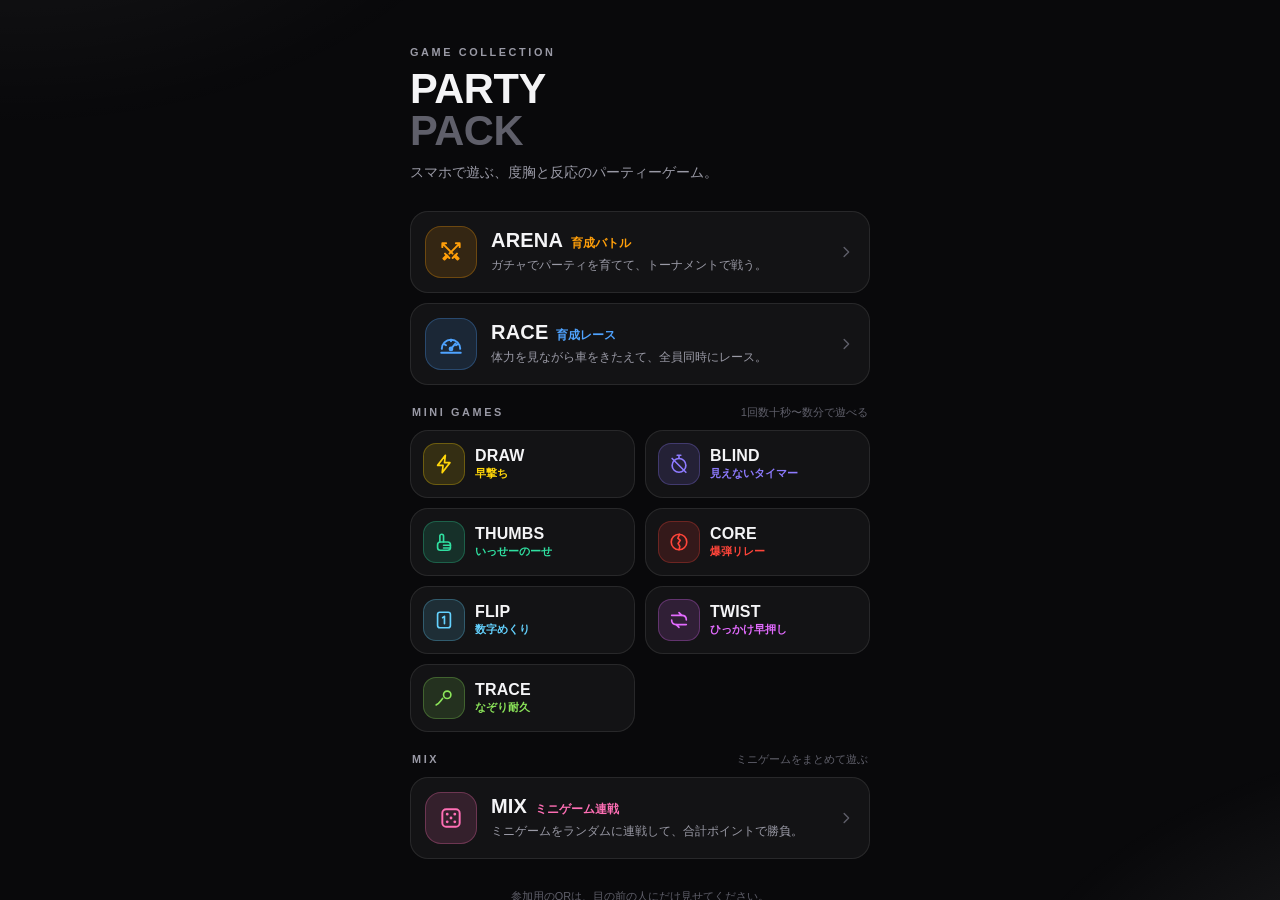
<file: index.html>
<!DOCTYPE html>
<html lang="ja">
<head>
<meta charset="UTF-8">
<meta name="viewport" content="width=device-width, initial-scale=1.0, maximum-scale=1.0, user-scalable=no, viewport-fit=cover">
<meta http-equiv="Content-Security-Policy" content="default-src 'none'; script-src 'self'; style-src 'self' 'unsafe-inline'; img-src 'self' data:; connect-src 'self'; manifest-src 'self'; base-uri 'none'; form-action 'none'">
<meta name="robots" content="noindex, nofollow">
<meta name="apple-mobile-web-app-capable" content="yes">
<meta name="mobile-web-app-capable" content="yes">
<meta name="apple-mobile-web-app-status-bar-style" content="black">
<meta name="apple-mobile-web-app-title" content="PARTY PACK">
<meta name="theme-color" content="#09090b">
<link rel="manifest" href="manifest.json">
<link rel="icon" type="image/png" href="icons/icon-192.png">
<link rel="apple-touch-icon" href="icons/apple-touch-icon.png">
<title>PARTY PACK</title>
<link rel="stylesheet" href="ui.css">
<style>
.screen{ position:fixed; inset:0; z-index:1; display:flex; flex-direction:column; overflow-y:auto; padding:max(28px,env(safe-area-inset-top)) 20px max(24px,env(safe-area-inset-bottom)); }
.wrap{ width:100%; max-width:460px; margin:0 auto; display:flex; flex-direction:column; flex:1; }
.hero{ margin:18px 0 26px; }
.hero h1{ margin:10px 0 10px; font-size:2.6rem; }
.hero h1 span{ color:var(--dim); }
.hero p{ margin:0; color:var(--sub); font-size:.86rem; line-height:1.7; }
.sec{ display:flex; align-items:baseline; justify-content:space-between; margin:18px 2px 10px; }
.sec small{ font-size:.7rem; color:var(--dim); }
.cards{ display:grid; gap:10px; }
.gcard{ display:flex; align-items:center; gap:14px; width:100%; text-decoration:none; color:inherit; background:var(--surface); border:1px solid var(--line); border-radius:var(--r); padding:14px; transition:transform .08s, background .15s, border-color .15s; }
.gcard:active{ transform:scale(.985); background:var(--surface2); border-color:var(--acc); }
.gtxt{ flex:1; min-width:0; }
.gtxt .nm{ display:flex; align-items:baseline; gap:8px; }
.gtxt b{ font-size:1.25rem; font-weight:800; letter-spacing:.01em; }
.gtxt em{ font-style:normal; font-size:.74rem; color:var(--acc); font-weight:600; }
.gtxt small{ display:block; margin-top:4px; color:var(--sub); font-size:.74rem; line-height:1.55; }
.minis{ display:grid; grid-template-columns:1fr 1fr; gap:10px; }
.mcard{ display:flex; align-items:center; gap:10px; text-decoration:none; color:inherit; background:var(--surface); border:1px solid var(--line); border-radius:var(--r); padding:12px; min-width:0; transition:transform .08s, background .15s, border-color .15s; }
.mcard:active{ transform:scale(.97); background:var(--surface2); border-color:var(--acc); }
.mcard .tile{ width:42px; height:42px; border-radius:13px; }
.mcard .tile svg.ic{ width:22px; height:22px; }
.mtxt{ display:flex; flex-direction:column; min-width:0; }
.mtxt b{ font-size:1rem; font-weight:800; letter-spacing:.01em; }
.mtxt em{ font-style:normal; font-size:.68rem; color:var(--acc); font-weight:600; margin-top:2px; white-space:nowrap; overflow:hidden; text-overflow:ellipsis; }
.sec.sub2{ margin-top:20px; }
.chev{ color:var(--dim); width:18px!important; height:18px!important; }
.ver{ text-align:right; font-size:.6rem; color:#fff; opacity:.75; margin-top:10px; font-variant-numeric:tabular-nums; letter-spacing:.02em; }
.note{ text-align:center; font-size:.68rem; color:var(--dim); margin-top:auto; padding-top:28px; line-height:1.8; }
</style>
</head>
<body>
<svg width="0" height="0" style="position:absolute" aria-hidden="true">
  <symbol id="i-core" viewBox="0 0 24 24"><circle cx="12" cy="12" r="8.5"/><path d="M12.6 3.6l-1.9 4.3 2.7 2.3-2.4 3.4 1.9 3.1-.8 3.7"/></symbol>
  <symbol id="i-draw" viewBox="0 0 24 24"><path d="M13.5 2.5 5 13.5h6l-1 8 8.5-11h-6z"/></symbol>
  <symbol id="i-blind" viewBox="0 0 24 24"><circle cx="12" cy="13.5" r="7.5"/><path d="M10 2.5h4M12 2.5V6"/><path d="M4.5 6 19.5 21"/></symbol>
  <symbol id="i-thumbs" viewBox="0 0 24 24"><path d="M7.5 12V5.5a2 2 0 0 1 4 0V12"/><rect x="5" y="12" width="14" height="9" rx="3"/><path d="M11.5 15.5H19M11.5 18.5H19"/></symbol>
  <symbol id="i-arena" viewBox="0 0 24 24"><path d="M4 4l9.5 9.5M4 4v3.5M4 4h3.5"/><path d="M20 4l-9.5 9.5M20 4v3.5M20 4h-3.5"/><path d="M8 15l-3 3 1 1 3-3M16 15l3 3-1 1-3-3"/><path d="M6.5 13.5l4 4M17.5 13.5l-4 4"/></symbol>
  <symbol id="i-race" viewBox="0 0 24 24"><path d="M3.5 16.5a8.5 8.5 0 0 1 17 0"/><path d="M12 16.5l4.2-5"/><circle cx="12" cy="16.5" r="1.3"/><path d="M6.2 12.4l1.2.8M17.8 12.4l-1.2.8M12 8v1.4"/><path d="M3 20h18"/></symbol>
  <symbol id="i-flip" viewBox="0 0 24 24"><rect x="5" y="3.5" width="14" height="17" rx="2.5"/><path d="M10.5 9.5l2-1.5v8"/></symbol>
  <symbol id="i-mix" viewBox="0 0 24 24"><rect x="4" y="4" width="16" height="16" rx="3.5"/><path d="M8.5 8.5h.01M15.5 8.5h.01M12 12h.01M8.5 15.5h.01M15.5 15.5h.01" stroke-width="2.6"/></symbol>
  <symbol id="i-twist" viewBox="0 0 24 24"><path d="M4 7h11l-3-3M20 17H9l3 3"/><path d="M15 7c3 0 5 2 5 5M9 17c-3 0-5-2-5-5"/></symbol>
  <symbol id="i-trace" viewBox="0 0 24 24"><circle cx="15.5" cy="8.5" r="4"/><path d="M3.5 19.5c3-1 4.5-4 7-7"/></symbol>
  <symbol id="i-chev" viewBox="0 0 24 24"><path d="M9.5 6l6 6-6 6"/></symbol>
  <symbol id="i-back" viewBox="0 0 24 24"><path d="M14.5 6l-6 6 6 6"/></symbol>
</svg>

<div class="screen"><div class="wrap">
  <header class="hero">
    <div class="eyebrow">Game Collection</div>
    <h1 class="wordmark">PARTY<br><span>PACK</span></h1>
    <p>スマホで遊ぶ、度胸と反応のパーティーゲーム。</p>
  </header>

  <div class="cards">
    <a class="gcard g-arena" href="online.html#arena">
      <span class="tile"><svg class="ic"><use href="#i-arena"/></svg></span>
      <span class="gtxt"><span class="nm"><b>ARENA</b><em>育成バトル</em></span><small>ガチャでパーティを育てて、トーナメントで戦う。</small></span>
      <svg class="ic chev"><use href="#i-chev"/></svg>
    </a>
    <a class="gcard g-race" href="online.html#race">
      <span class="tile"><svg class="ic"><use href="#i-race"/></svg></span>
      <span class="gtxt"><span class="nm"><b>RACE</b><em>育成レース</em></span><small>体力を見ながら車をきたえて、全員同時にレース。</small></span>
      <svg class="ic chev"><use href="#i-chev"/></svg>
    </a>
  </div>
  <div class="sec sub2"><span class="eyebrow">Mini Games</span><small>1回数十秒〜数分で遊べる</small></div>
  <div class="minis">
    <a class="mcard g-tap" href="online.html#tap">
      <span class="tile"><svg class="ic"><use href="#i-draw"/></svg></span>
      <span class="mtxt"><b>DRAW</b><em>早撃ち</em></span>
    </a>
    <a class="mcard g-stop" href="online.html#stop">
      <span class="tile"><svg class="ic"><use href="#i-blind"/></svg></span>
      <span class="mtxt"><b>BLIND</b><em>見えないタイマー</em></span>
    </a>
    <a class="mcard g-ise" href="online.html#ise">
      <span class="tile"><svg class="ic"><use href="#i-thumbs"/></svg></span>
      <span class="mtxt"><b>THUMBS</b><em>いっせーのーせ</em></span>
    </a>
    <a class="mcard g-core" href="online.html#core">
      <span class="tile"><svg class="ic"><use href="#i-core"/></svg></span>
      <span class="mtxt"><b>CORE</b><em>爆弾リレー</em></span>
    </a>
    <a class="mcard g-flip" href="online.html#flip">
      <span class="tile"><svg class="ic"><use href="#i-flip"/></svg></span>
      <span class="mtxt"><b>FLIP</b><em>数字めくり</em></span>
    </a>
    <a class="mcard g-twist" href="online.html#twist">
      <span class="tile"><svg class="ic"><use href="#i-twist"/></svg></span>
      <span class="mtxt"><b>TWIST</b><em>ひっかけ早押し</em></span>
    </a>
    <a class="mcard g-trace" href="online.html#trace">
      <span class="tile"><svg class="ic"><use href="#i-trace"/></svg></span>
      <span class="mtxt"><b>TRACE</b><em>なぞり耐久</em></span>
    </a>
  </div>
  <div class="sec sub2"><span class="eyebrow">Mix</span><small>ミニゲームをまとめて遊ぶ</small></div>
  <div class="cards">
    <a class="gcard g-mix" href="online.html#mix">
      <span class="tile"><svg class="ic"><use href="#i-mix"/></svg></span>
      <span class="gtxt"><span class="nm"><b>MIX</b><em>ミニゲーム連戦</em></span><small>ミニゲームをランダムに連戦して、合計ポイントで勝負。</small></span>
      <svg class="ic chev"><use href="#i-chev"/></svg>
    </a>
  </div>

  <div class="note">参加用のQRは、目の前の人にだけ見せてください。</div>
  <div class="ver" id="ver"></div>
</div></div>
<script src="sound.js"></script>
<script src="hub.js"></script>
<script src="version.js"></script>
</body>
</html>
</file>
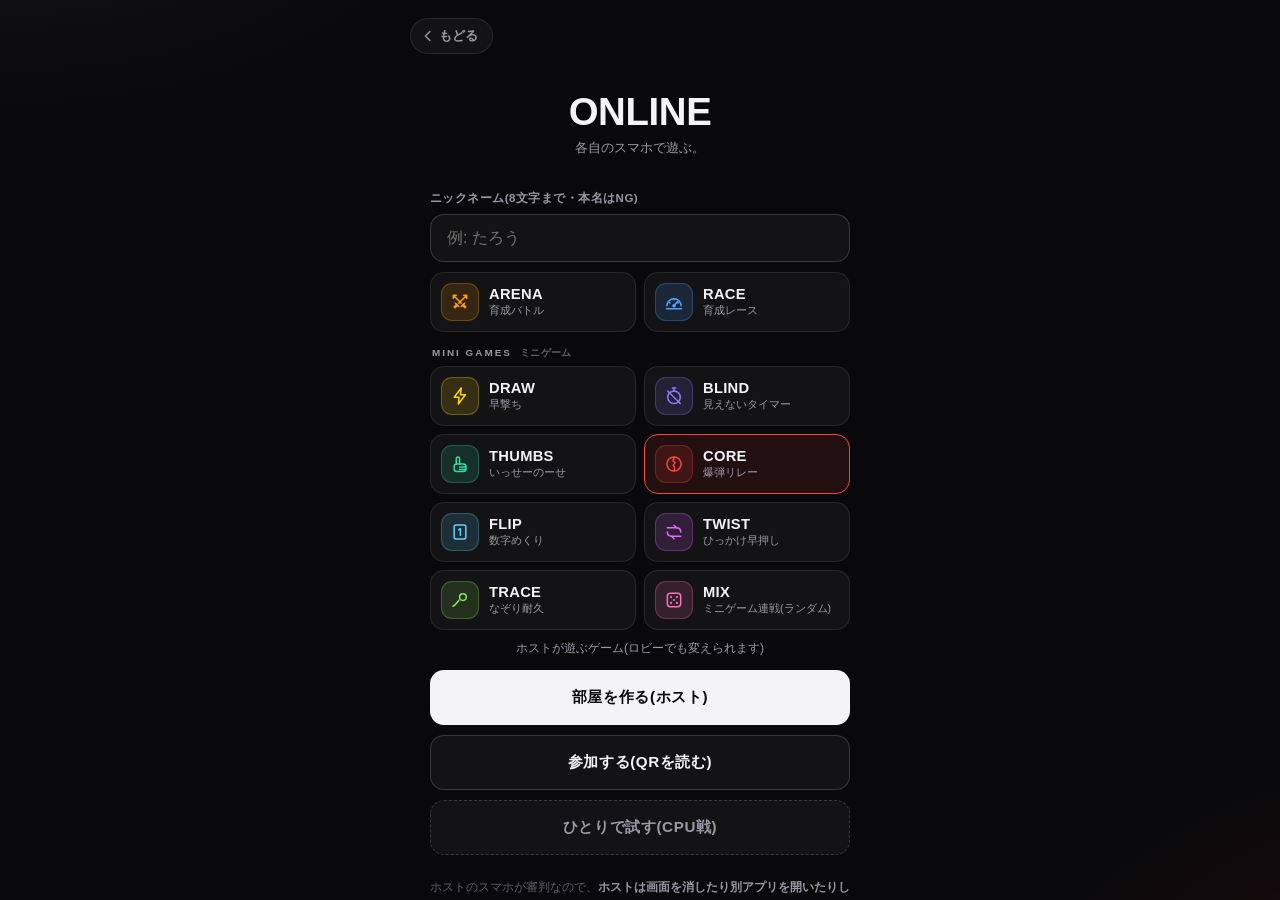
<file: online.html>
<!DOCTYPE html>
<html lang="ja">
<head>
<meta charset="UTF-8">
<meta name="viewport" content="width=device-width, initial-scale=1.0, maximum-scale=1.0, user-scalable=no, viewport-fit=cover">
<meta http-equiv="Content-Security-Policy" content="default-src 'none'; script-src 'self'; style-src 'self' 'unsafe-inline'; img-src 'self' data: blob:; media-src 'self' blob:; connect-src 'self' wss://broker.emqx.io:8084 wss://broker.hivemq.com:8884; manifest-src 'self'; base-uri 'none'; form-action 'none'">
<meta name="robots" content="noindex, nofollow">
<meta name="apple-mobile-web-app-capable" content="yes">
<meta name="mobile-web-app-capable" content="yes">
<meta name="apple-mobile-web-app-status-bar-style" content="black">
<meta name="theme-color" content="#09090b">
<link rel="icon" type="image/png" href="icons/icon-192.png">
<title>PARTY PACK — ONLINE</title>
<link rel="stylesheet" href="ui.css">
<style>
#app{ position:fixed; inset:0; z-index:1; transform:translate(var(--sx,0px),var(--sy,0px)); }
.screen{ position:absolute; inset:0; display:none; flex-direction:column; align-items:center; overflow-y:auto; padding:max(18px,env(safe-area-inset-top)) 20px max(24px,env(safe-area-inset-bottom)); text-align:center; }
.screen.active{ display:flex; }
.top{ width:100%; max-width:460px; display:flex; align-items:center; gap:12px; margin-bottom:14px; }
.top h2{ margin:0; font-size:.72rem; font-weight:600; letter-spacing:.24em; text-transform:uppercase; flex:1; text-align:left; color:var(--sub); }
.ib{ display:inline-flex; align-items:center; gap:2px; background:var(--surface); border:1px solid var(--line); border-radius:99px; padding:8px 14px 8px 8px; font-size:.8rem; font-weight:600; color:var(--sub); text-decoration:none; }
.ib svg.ic{ width:18px; height:18px; }
.row2{ display:flex; gap:10px; width:100%; max-width:420px; }
.row2 .btn{ margin-top:10px; }
h1.t{ font-size:2.4rem; font-weight:800; letter-spacing:-.01em; margin:22px 0 6px; color:var(--text); }
.sub{ font-size:.8rem; color:var(--sub); margin-bottom:22px; }
.field{ width:100%; max-width:420px; text-align:left; margin-top:12px; }
.field label{ font-size:.72rem; font-weight:600; color:var(--sub); display:block; margin-bottom:8px; letter-spacing:.04em; }
input[type=text], textarea{ -webkit-user-select:text; user-select:text; width:100%; background:var(--surface); border:1px solid var(--line2); color:var(--text); border-radius:14px; padding:14px 16px; font-size:1rem; font-family:inherit; outline:none; }
input[type=text]:focus, textarea:focus{ border-color:var(--text); }
textarea{ font-size:.7rem; height:64px; font-family:ui-monospace,monospace; word-break:break-all; }
.help{ font-size:.76rem; color:var(--sub); line-height:1.8; max-width:420px; }
.help b{ color:var(--text); }
.warn{ font-size:.72rem; color:var(--dim); line-height:1.8; max-width:420px; margin-top:auto; padding-top:22px; text-align:left; }
.warn b{ color:var(--sub); }
.err{ color:#ff8a80; font-size:.85rem; line-height:1.7; max-width:420px; margin-top:10px; }
#l-help{ white-space:pre-line; }
/* ---- チャット・スタンプ ---- */
#chat-btn{ position:fixed; left:12px; bottom:max(12px,env(safe-area-inset-bottom)); z-index:44; width:48px; height:48px; border-radius:50%; border:1px solid var(--line2); background:rgba(28,28,32,.95); color:var(--text); display:grid; place-items:center; padding:0; }
#chat-btn svg.ic{ width:24px; height:24px; }
#chat-btn:active{ transform:scale(.94); }
#chat-badge{ position:absolute; top:-3px; right:-3px; min-width:18px; height:18px; padding:0 5px; border-radius:99px; background:var(--red); color:#fff; font-size:.62rem; font-weight:800; display:grid; place-items:center; }
#chat-bg{ position:fixed; inset:0; z-index:45; background:rgba(0,0,0,.35); }
#chat-sheet{ position:fixed; left:0; right:0; bottom:0; z-index:46; max-height:78vh; display:flex; flex-direction:column; gap:8px; padding:12px 14px max(14px,env(safe-area-inset-bottom)); background:rgba(22,22,26,.97); -webkit-backdrop-filter:blur(16px); backdrop-filter:blur(16px); border-top:1px solid var(--line2); border-radius:20px 20px 0 0; max-width:520px; margin:0 auto; }
.ch-head{ display:flex; align-items:baseline; gap:8px; }
.ch-head b{ font-size:.95rem; }
.ch-head small{ font-size:.66rem; color:var(--sub); flex:1; }
#chat-log{ flex:1; min-height:80px; max-height:30vh; overflow-y:auto; display:flex; flex-direction:column; gap:4px; padding:8px; background:var(--surface); border:1px solid var(--line); border-radius:12px; text-align:left; }
#chat-log .cm{ font-size:.8rem; line-height:1.5; word-break:break-all; }
#chat-log .cm b{ color:var(--acc); margin-right:6px; font-size:.74rem; }
#chat-log .cm.me b{ color:var(--sub); }
#chat-log .cm .em{ font-size:1.15rem; }
#chat-log .empty{ font-size:.72rem; color:var(--dim); text-align:center; margin:auto; }
.ch-stamps{ display:grid; grid-template-columns:repeat(6,1fr); gap:6px; }
.ch-stamps button{ font-size:1.5rem; line-height:1; padding:7px 0; border-radius:12px; border:1px solid var(--line); background:var(--surface); }
.ch-phr{ display:flex; flex-wrap:wrap; gap:6px; }
.ch-phr button{ font-size:.74rem; font-weight:700; padding:7px 10px; border-radius:99px; border:1px solid var(--line); background:var(--surface); }
.ch-stamps button:active, .ch-phr button:active{ border-color:var(--acc); transform:scale(.95); }
.ch-stamps button[disabled], .ch-phr button[disabled], #chat-send[disabled]{ opacity:.35; }
.ch-in{ display:flex; gap:8px; }
.ch-in input{ flex:1; padding:10px 12px; font-size:16px; border-radius:12px; }
.ch-in .btn{ width:auto; padding:0 16px; margin:0; }
.ch-hint{ font-size:.68rem; color:var(--sub); min-height:1em; text-align:left; }
#toasts{ position:fixed; left:12px; right:12px; top:max(10px,env(safe-area-inset-top)); z-index:58; display:flex; flex-direction:column; align-items:center; gap:6px; pointer-events:none; }
.toast{ max-width:440px; width:100%; display:flex; gap:8px; align-items:baseline; background:rgba(28,28,32,.94); -webkit-backdrop-filter:blur(14px); backdrop-filter:blur(14px); border:1px solid var(--line2); border-radius:14px; padding:10px 14px; font-size:.82rem; text-align:left; box-shadow:0 8px 30px rgba(0,0,0,.5); animation:toastIn .25s ease-out; word-break:break-all; }
.toast b{ color:var(--acc); font-size:.74rem; white-space:nowrap; }
.toast.out{ animation:toastOut .3s ease-in forwards; }
@keyframes toastIn{ 0%{ opacity:0; transform:translateY(-14px); } 100%{ opacity:1; transform:none; } }
@keyframes toastOut{ 100%{ opacity:0; transform:translateY(-10px); } }
#banner.on ~ #toasts{ top:calc(max(10px,env(safe-area-inset-top)) + 64px); }
#s-lobby, #s-result, #s-arena, #s-race{ padding-bottom:calc(max(24px,env(safe-area-inset-bottom)) + 60px); }
#rx{ position:fixed; inset:0; z-index:47; pointer-events:none; overflow:hidden; }
.rx{ position:absolute; bottom:16%; display:flex; flex-direction:column; align-items:center; gap:2px; animation:rxUp 2.6s ease-out forwards; }
.rx .e{ font-size:48px; line-height:1; filter:drop-shadow(0 4px 10px rgba(0,0,0,.6)); }
.rx .p{ font-size:1rem; font-weight:900; padding:7px 13px; border-radius:99px; background:var(--acc); color:var(--acc-ink); box-shadow:0 6px 20px rgba(0,0,0,.5); white-space:nowrap; }
.rx .n{ font-size:.62rem; font-weight:700; color:#fff; background:rgba(0,0,0,.55); padding:2px 7px; border-radius:99px; white-space:nowrap; }
@keyframes rxUp{ 0%{ opacity:0; transform:translateY(30px) scale(.6); } 12%{ opacity:1; transform:translateY(0) scale(1.15); } 22%{ transform:translateY(-10px) scale(1); } 80%{ opacity:1; } 100%{ opacity:0; transform:translateY(-38vh) scale(.95); } }
.rules{ width:100%; max-width:420px; margin-top:14px; text-align:left; }
.rules .eyebrow{ margin:0 2px 8px; }
.rlist{ display:flex; flex-direction:column; gap:8px; }
.rlist .rl-h{ font-size:.62rem; font-weight:700; letter-spacing:.2em; color:var(--sub); margin:8px 2px 0; text-align:left; }
.rlist .rl-h small{ letter-spacing:.04em; margin-left:8px; color:var(--dim); font-weight:600; }
details.rcard{ background:var(--surface); border:1px solid var(--line); border-radius:16px; margin:0; color:var(--text); }
details.rcard[open]{ border-color:color-mix(in srgb, var(--acc) 55%, var(--line)); }
details.rcard summary{ list-style:none; display:flex; align-items:center; gap:12px; padding:10px 12px; cursor:pointer; }
details.rcard summary::-webkit-details-marker{ display:none; }
details.rcard .tile{ width:38px; height:38px; border-radius:11px; }
details.rcard .tile svg.ic{ width:20px; height:20px; }
details.rcard .rn{ flex:1; min-width:0; }
details.rcard .rn b{ display:block; font-size:.92rem; font-weight:800; letter-spacing:.02em; color:var(--text); }
details.rcard .rn small{ display:block; font-size:.66rem; color:var(--sub); margin-top:2px; }
details.rcard .pick{ font-size:.6rem; font-weight:800; padding:3px 7px; border-radius:99px; color:var(--acc-ink); background:var(--acc); white-space:nowrap; }
details.rcard .chev{ width:16px; height:16px; color:var(--dim); transition:transform .2s; flex:none; }
details.rcard[open] .chev{ transform:rotate(90deg); }
details.rcard ol{ margin:0; padding:0 16px 14px 34px; font-size:.78rem; line-height:1.75; color:var(--sub); }
details.rcard ol li + li{ margin-top:3px; }
details.rcard.now{ border-color:var(--acc); }
.plist{ width:100%; max-width:420px; margin:10px 0; display:grid; gap:8px; }
.prow{ background:var(--surface); border:1px solid var(--line); border-radius:14px; padding:12px 14px; text-align:left; display:flex; justify-content:space-between; align-items:center; font-size:.95rem; font-weight:600; gap:8px; }
.prow small{ color:var(--sub); font-size:.7rem; font-weight:600; letter-spacing:.08em; }
.prow .kick{ background:transparent; border:1px solid rgba(255,69,58,.4); border-radius:99px; padding:4px 10px; font-size:.72rem; color:#ff8a80; }
.qrbox{ background:#fff; padding:10px; border-radius:18px; margin:10px 0; line-height:0; box-shadow:0 10px 40px rgba(0,0,0,.5); }
.vidbox{ width:100%; max-width:380px; aspect-ratio:1/1; background:#000; border:1px solid var(--line); border-radius:22px; overflow:hidden; margin:10px 0; position:relative; }
.vidbox video{ width:100%; height:100%; object-fit:cover; }
.vidbox::after{ content:''; position:absolute; inset:18%; border:2px solid rgba(255,255,255,.85); border-radius:16px; }
details{ width:100%; max-width:420px; margin-top:12px; text-align:left; }
summary{ font-size:.76rem; color:var(--sub); }
.hide{ display:none!important; }
#banner{ position:fixed; left:12px; right:12px; top:max(10px,env(safe-area-inset-top)); z-index:60; background:rgba(28,28,32,.92); -webkit-backdrop-filter:blur(14px); backdrop-filter:blur(14px); border:1px solid var(--line2); border-radius:16px; padding:12px 14px; font-size:.82rem; color:var(--text); text-align:center; display:none; line-height:1.6; }
#banner.on{ display:block; }
#netdot{ position:fixed; right:12px; bottom:max(8px,env(safe-area-inset-bottom)); z-index:61; font-size:.62rem; letter-spacing:.08em; color:var(--dim); pointer-events:none; }

/* CORE */
#s-core{ justify-content:space-between; padding-top:max(34px,env(safe-area-inset-top)); padding-bottom:max(40px,env(safe-area-inset-bottom)); }
#c-top{ font-size:.85rem; letter-spacing:.2em; color:#777; min-height:22px; }
.core-wrap{ position:relative; width:260px; height:260px; display:flex; align-items:center; justify-content:center; }
#c-core{ position:relative; width:220px; height:220px; border-radius:50%; background:radial-gradient(circle at 32% 28%, #2b2b2b 0%, #121212 38%, #000 72%); box-shadow:0 0 0 1px #050505, 0 0 40px rgba(0,0,0,.9), inset 0 0 40px rgba(0,0,0,.9), inset -10px -10px 30px rgba(0,0,0,.9), inset 8px 8px 20px rgba(255,255,255,.03); opacity:.55; transition:opacity .2s, box-shadow .15s; touch-action:none; }
#c-core.mine{ opacity:1; animation:breath 3.4s ease-in-out infinite; }
#c-core.holding{ animation:none; box-shadow:0 0 0 1px #050505, 0 0 35px rgba(200,0,0,.45), inset 0 0 40px rgba(0,0,0,.9), inset 8px 8px 20px rgba(255,255,255,.03); filter:brightness(1.15); }
#c-core.watch{ box-shadow:0 0 0 1px #050505, 0 0 30px rgba(200,0,0,.25), inset 0 0 40px rgba(0,0,0,.9); opacity:.85; }
@keyframes breath{ 0%,100%{transform:scale(1)} 50%{transform:scale(1.012)} }
#c-core.burst{ animation:coreBurst .5s cubic-bezier(.1,.8,.2,1) forwards!important; }
@keyframes coreBurst{ 0%{filter:brightness(1);transform:scale(1);opacity:1} 20%{filter:brightness(4.5) saturate(2.5);transform:scale(1.25)} 45%{filter:brightness(8) saturate(3);transform:scale(1.55)} 75%{filter:brightness(2.5);transform:scale(1.7);opacity:.6} 100%{filter:brightness(0);transform:scale(1.85);opacity:0} }
.core-glow{ position:absolute; inset:0; border-radius:50%; pointer-events:none; background:radial-gradient(circle at 50% 50%, rgba(255,40,20,.25), rgba(255,0,0,0) 70%); opacity:var(--crack-ratio,0); transition:opacity .1s linear; }
#c-crack{ position:absolute; inset:0; width:100%; height:100%; pointer-events:none; }
#c-crack path{ fill:none; stroke:#ff3320; stroke-linecap:round; stroke-linejoin:round; filter:drop-shadow(0 0 2px rgba(255,255,255,.35)) drop-shadow(0 0 6px rgba(255,20,10,.95)) drop-shadow(0 0 14px rgba(255,0,0,.5)); opacity:0; transition:opacity .2s ease, stroke-width .15s ease; }
#scanlines{ position:fixed; inset:0; z-index:40; pointer-events:none; display:none; background:repeating-linear-gradient(0deg, rgba(255,255,255,.035) 0px, rgba(255,255,255,.035) 1px, transparent 1px, transparent 3px); mix-blend-mode:overlay; }
#fx{ position:fixed; inset:0; width:100%; height:100%; z-index:51; pointer-events:none; }
.ring{ position:absolute; left:50%; top:50%; width:220px; height:220px; margin:-110px 0 0 -110px; border-radius:50%; border:6px solid rgba(255,200,50,.98); box-shadow:0 0 50px rgba(255,80,10,.9); opacity:0; pointer-events:none; }
.ring.go{ animation:ringx .65s cubic-bezier(.05,.7,.1,1) forwards; }
@keyframes ringx{ 0%{transform:scale(.4);opacity:1;border-width:14px} 100%{transform:scale(4.5);opacity:0;border-width:0} }
#c-hint{ font-size:.9rem; letter-spacing:.12em; color:#777; min-height:44px; line-height:1.6; padding:0 10px; white-space:pre-line; }
#c-turn{ font-size:.7rem; letter-spacing:.3em; color:#444; }
#vignette{ position:fixed; inset:0; z-index:39; pointer-events:none; background:radial-gradient(circle at center, rgba(0,0,0,0) 35%, rgba(150,0,0,.85) 100%); opacity:0; }
#flash{ position:fixed; inset:0; z-index:50; pointer-events:none; opacity:0; background:radial-gradient(circle at center,#ffaa00 0%,#ff1100 40%,#550000 100%); }
#flash.on{ animation:bigflash .7s cubic-bezier(.1,.8,.3,1) forwards; }
@keyframes bigflash{ 0%{opacity:0} 8%{opacity:1} 25%{opacity:.95} 100%{opacity:0} }
#strobe{ position:fixed; inset:0; z-index:52; pointer-events:none; opacity:0; background:#fff; }
#strobe.on{ animation:strobe .35s cubic-bezier(0,0,.2,1) forwards; }
@keyframes strobe{ 0%{opacity:0} 10%{opacity:1} 25%{opacity:.2} 40%{opacity:.9} 100%{opacity:0} }
#blackout{ position:fixed; inset:0; background:#000; opacity:0; pointer-events:none; z-index:49; transition:opacity .3s; }
#blackout.on{ opacity:1; }
/* 退出の確認 */
.cf{ position:fixed; inset:0; z-index:70; display:none; align-items:center; justify-content:center; padding:24px; background:rgba(9,9,11,.72); -webkit-backdrop-filter:blur(10px); backdrop-filter:blur(10px); }
.cf.on{ display:flex; }
.cf-box{ width:100%; max-width:360px; background:var(--surface); border:1px solid var(--line2); border-radius:20px; padding:20px 18px 16px; text-align:center; animation:cfin .22s cubic-bezier(.2,1.3,.4,1); }
.cf-box b{ display:block; font-size:1.1rem; font-weight:800; }
.cf-box p{ margin:8px 0 6px; font-size:.82rem; color:var(--sub); line-height:1.7; }
.cf .btn.cf-yes{ background:var(--red); border-color:var(--red); color:#fff; }
/* 結果画面のボタン: 結果を出してから少し待って出す */
.btn.late{ visibility:hidden; pointer-events:none; }
.btn.appear{ pointer-events:none; animation:btnin .4s ease-out; }
@keyframes btnin{ 0%{ opacity:0; transform:translateY(8px); } 100%{ opacity:1; transform:none; } }
@keyframes cfin{ 0%{ opacity:0; transform:scale(.92); } 100%{ opacity:1; transform:none; } }
#picker{ position:fixed; inset:0; z-index:30; background:rgba(9,9,11,.86); -webkit-backdrop-filter:blur(18px); backdrop-filter:blur(18px); display:none; flex-direction:column; align-items:center; justify-content:center; padding:24px; }
#picker.on{ display:flex; }
#picker h3{ margin:0 0 6px; font-size:1.6rem; font-weight:800; color:var(--text); }
#picker .bar{ width:100%; max-width:360px; height:4px; background:var(--surface2); border-radius:99px; margin:12px 0 20px; overflow:hidden; }
#picker .bar i{ display:block; height:100%; width:100%; background:var(--acc); transform-origin:left; }
#picker .list{ width:100%; max-width:360px; display:grid; gap:10px; }
#picker .list button{ background:var(--surface); border:1px solid var(--line2); border-radius:16px; padding:18px; font-size:1.1rem; font-weight:700; }
#picker .list button:active{ background:var(--acc); color:var(--acc-ink); }

/* ゲーム画面の共通 */
#t-top,#p-top,#i-top,#f-top,#w-top,#tr-top{ font-size:.72rem; font-weight:700; letter-spacing:.26em; color:var(--acc); min-height:20px; margin:4px 0 10px; text-transform:uppercase; }
#t-chips,#p-chips,#i-chips,#f-chips,#tr-chips{ display:flex; flex-wrap:wrap; gap:6px; justify-content:center; margin-bottom:12px; min-height:30px; }
.pad{ position:relative; flex:1; width:100%; max-width:460px; border:1px solid var(--line2); border-radius:28px; background:var(--surface); display:flex; flex-direction:column; align-items:center; justify-content:center; text-align:center; touch-action:none; padding:24px; transition:background .15s, border-color .15s, box-shadow .15s; min-height:280px; }
.pad .big{ font-size:1.8rem; font-weight:800; margin-bottom:10px; line-height:1.35; white-space:pre-line; pointer-events:none; letter-spacing:-.01em; }
.pad .small{ font-size:.8rem; color:var(--sub); line-height:1.8; white-space:pre-line; pointer-events:none; }

/* DRAW */
#s-tap{ padding-bottom:max(18px,env(safe-area-inset-bottom)); }
#t-pad.down{ border-color:var(--acc); background:color-mix(in srgb, var(--acc) 10%, transparent); }
#t-pad.arm{ border-color:rgba(255,69,58,.6); background:rgba(255,69,58,.08); }
#t-pad.go{ border-color:var(--green); background:var(--green); box-shadow:0 0 80px rgba(48,209,88,.45); }
#t-pad.go .big{ color:#04140a; font-size:2.4rem; }
#t-pad.bad{ border-color:var(--red); background:rgba(255,69,58,.28); }

/* BLIND */
#s-stop{ padding-bottom:max(18px,env(safe-area-inset-bottom)); }
#p-target{ font-size:2rem; font-weight:800; color:var(--text); min-height:40px; margin-bottom:12px; font-variant-numeric:tabular-nums; }
#p-pad.hold{ border-color:var(--acc); background:color-mix(in srgb, var(--acc) 12%, transparent); box-shadow:0 0 60px color-mix(in srgb, var(--acc) 25%, transparent); }
#p-pad.down{ border-color:var(--line2); }
#p-big{ font-variant-numeric:tabular-nums; }
#p-pad.hold #p-big, #p-pad.down #p-big{ font-size:3.4rem; }
.lines div.pop{ animation:rowpop .35s cubic-bezier(.2,1.4,.4,1); }
@keyframes rowpop{ 0%{opacity:0;transform:translateY(14px) scale(.97)} 100%{opacity:1;transform:none} }

/* FLIP */
#s-flip{ padding-bottom:max(18px,env(safe-area-inset-bottom)); }
#f-big{ font-size:1.5rem; font-weight:800; min-height:40px; line-height:1.3; margin:0 0 2px; white-space:pre-line; letter-spacing:-.01em; }
#f-sub{ font-size:.84rem; color:var(--acc); font-weight:600; min-height:22px; margin-bottom:6px; font-variant-numeric:tabular-nums; }
#f-bar{ width:100%; max-width:400px; height:4px; background:var(--surface2); border-radius:99px; margin:0 0 12px; overflow:hidden; flex:none; }
#f-bar i{ display:block; height:100%; width:100%; background:var(--acc); transform-origin:left; }
#f-grid{ width:100%; max-width:min(400px, calc((100dvh - 250px) * .83)); display:grid; grid-template-columns:repeat(5,1fr); gap:7px; flex:none; }
.fc{ aspect-ratio:1; padding:0; border-radius:12px; border:1px solid var(--line2); background:linear-gradient(145deg, color-mix(in srgb, var(--acc) 26%, #16161b), #111116); font-size:1.3rem; font-weight:800; color:var(--text); font-variant-numeric:tabular-nums; display:flex; align-items:center; justify-content:center; transition:background .2s, border-color .2s, opacity .2s; }
.fc.face{ background:#f4f4f6; color:#09090b; border-color:transparent; }
.fc.face.done{ background:color-mix(in srgb, var(--acc) 16%, transparent); color:var(--acc); border-color:color-mix(in srgb, var(--acc) 45%, transparent); }
.fc.face.bad{ background:var(--red); color:#fff; }
.fc.sel{ outline:3px solid var(--acc); outline-offset:1px; }
.fc.flip{ animation:fcflip .28s ease-out; }
@keyframes fcflip{ 0%{ transform:rotateY(90deg) scale(.96); } 100%{ transform:none; } }
#f-grid.my .fc:not(.face){ border-color:var(--acc); box-shadow:0 0 14px color-mix(in srgb, var(--acc) 30%, transparent); }
#f-grid.my .fc:not(.face):active{ transform:scale(.94); }

/* THUMBS */
#s-ise{ padding-bottom:max(18px,env(safe-area-inset-bottom)); }
#i-bar{ width:100%; max-width:420px; height:4px; background:var(--surface2); border-radius:99px; margin:2px 0 14px; overflow:hidden; }
#i-bar i{ display:block; height:100%; width:100%; background:var(--acc); transform-origin:left; }
#i-pick{ width:100%; max-width:420px; flex-direction:column; align-items:stretch; gap:8px; }
#i-pick.locked .hand2, #i-pick.locked .nb{ opacity:.4; pointer-events:none; }
.ilab{ font-size:.72rem; font-weight:700; letter-spacing:.06em; color:var(--sub); margin-top:10px; text-align:left; }
#i-ghint{ font-size:.74rem; color:var(--sub); min-height:18px; text-align:left; }
.ibtns.grid{ display:grid; grid-template-columns:repeat(6,1fr); gap:6px; }
.nb{ background:var(--surface); border:1px solid var(--line); border-radius:12px; padding:12px 0; font-size:1.05rem; font-weight:700; color:var(--text); font-variant-numeric:tabular-nums; }
.nb.sel{ background:var(--acc); color:var(--acc-ink); border-color:var(--acc); }
.hands{ display:grid; grid-template-columns:1fr 1fr; gap:10px; touch-action:none; }
.hand2{ touch-action:none; background:var(--surface); border:1px solid var(--line2); border-radius:22px; padding:18px 6px 12px; display:flex; flex-direction:column; align-items:center; gap:6px; color:var(--text); transition:background .12s, border-color .12s; }
.hand2 .em{ font-size:4.2rem; line-height:1.1; pointer-events:none; }
.hand2.left .em{ transform:scaleX(-1); }
.hand2 .cap{ font-size:.66rem; color:var(--sub); pointer-events:none; }
.hand2.up{ border-color:var(--acc); background:color-mix(in srgb, var(--acc) 12%, transparent); }
.hand2.up .cap{ color:var(--acc); }
.hand2.bump .em{ animation:bump .22s ease-out; }
.hand2.left.bump .em{ animation:bumpL .22s ease-out; }
@keyframes bump{ 0%{transform:translateY(0)} 40%{transform:translateY(-10px) scale(1.12)} 100%{transform:none} }
@keyframes bumpL{ 0%{transform:scaleX(-1)} 40%{transform:scaleX(-1) translateY(-10px) scale(1.12)} 100%{transform:scaleX(-1)} }
#i-view{ width:100%; max-width:420px; flex-direction:column; align-items:center; }
#i-big{ font-size:2rem; font-weight:800; min-height:56px; line-height:1.35; margin:6px 0; white-space:pre-line; letter-spacing:-.01em; }
#i-sub{ font-size:.86rem; color:var(--acc); font-weight:600; min-height:40px; line-height:1.6; margin-bottom:8px; white-space:pre-line; }
#i-rows{ width:100%; display:grid; gap:6px; }
#i-rows div{ background:var(--surface); border:1px solid var(--line); border-radius:14px; padding:11px 14px; font-size:.88rem; font-weight:600; text-align:left; display:flex; justify-content:space-between; gap:8px; }
#i-rows div.me{ border-color:var(--line2); }
#i-rows div.win{ border-color:var(--acc); color:var(--acc); }
#i-rows div.hurt{ color:#ff8a80; }
#i-rows div.lose{ opacity:.45; }
#i-rows div.pop{ animation:rowpop .35s cubic-bezier(.2,1.4,.4,1); }

/* TWIST */
#s-twist{ padding-bottom:max(18px,env(safe-area-inset-bottom)); }
#w-lanes{ width:100%; max-width:420px; display:grid; gap:4px; margin-bottom:10px; }
.wl{ display:grid; grid-template-columns:5.5em 1fr 2.6em; align-items:center; gap:8px; font-size:.72rem; font-weight:700; color:var(--sub); text-align:left; }
.wl span{ white-space:nowrap; overflow:hidden; text-overflow:ellipsis; }
.wl i{ display:block; height:8px; background:var(--surface2); border-radius:99px; overflow:hidden; }
.wl i b{ display:block; height:100%; width:100%; background:var(--acc); transform-origin:left; transition:transform .2s; }
.wl em{ font-style:normal; text-align:right; font-variant-numeric:tabular-nums; }
.wl.me{ color:var(--text); } .wl.fin em{ color:var(--acc); }
#w-stage{ width:100%; max-width:420px; display:flex; flex-direction:column; align-items:center; gap:10px; }
#w-stage.shake{ animation:wshake .35s; }
@keyframes wshake{ 0%,100%{ transform:none; } 20%{ transform:translateX(-10px); } 40%{ transform:translateX(8px); } 60%{ transform:translateX(-6px); } 80%{ transform:translateX(4px); } }
.w-ask{ font-size:1.5rem; font-weight:900; padding:6px 20px; border-radius:99px; background:var(--acc); color:var(--acc-ink); min-height:1.6em; }
.w-ask:empty{ visibility:hidden; }
.w-ask.pop{ animation:rowpop .3s cubic-bezier(.2,1.4,.4,1); }
.w-ask.m-moji, .w-ask.m-basho, .w-ask.m-suuji{ background:#f4f4f6; color:#09090b; }
.w-stim{ position:relative; width:100%; max-width:300px; aspect-ratio:1.5; border:1px solid var(--line2); border-radius:22px; background:var(--surface); display:flex; align-items:center; justify-content:center; overflow:hidden; }
.w-word{ font-size:3.4rem; font-weight:900; }
.w-num{ font-size:2.4rem; font-weight:900; letter-spacing:.04em; font-variant-numeric:tabular-nums; padding:0 10px; }
.w-arw{ position:absolute; font-size:2.8rem; font-weight:900; line-height:1; }
.w-arw.p0{ top:6%; left:50%; transform:translateX(-50%); } .w-arw.p1{ bottom:6%; left:50%; transform:translateX(-50%); }
.w-arw.p2{ left:6%; top:50%; transform:translateY(-50%); } .w-arw.p3{ right:6%; top:50%; transform:translateY(-50%); }
#w-big{ font-size:1.6rem; font-weight:800; min-height:40px; margin:8px 0 2px; font-variant-numeric:tabular-nums; white-space:pre-line; }
#w-sub{ font-size:.8rem; color:var(--sub); min-height:20px; margin-bottom:8px; line-height:1.6; white-space:pre-line; }
.w-btns{ width:100%; max-width:420px; display:grid; grid-template-columns:1fr 1fr; gap:10px; }
.w-btns.t-dir{ grid-template-columns:repeat(3,1fr); grid-template-rows:repeat(3,62px); max-width:300px; }
.wb{ min-height:72px; border-radius:18px; border:1px solid var(--line2); background:var(--surface); font-size:1.5rem; font-weight:800; color:var(--text); touch-action:none; padding:0; }
.wb:active{ background:color-mix(in srgb, var(--acc) 18%, transparent); }
.w-btns.t-dir .wb{ min-height:0; }
.wb.d0{ grid-column:2; grid-row:1; } .wb.d1{ grid-column:2; grid-row:3; } .wb.d2{ grid-column:1; grid-row:2; } .wb.d3{ grid-column:3; grid-row:2; }
.wb.bad{ background:rgba(255,69,58,.3); border-color:var(--red); }
.w-btns.lock .wb{ opacity:.35; }

/* TRACE */
#s-trace{ padding-bottom:max(18px,env(safe-area-inset-bottom)); overflow:hidden; }
#tr-big{ font-size:1.6rem; font-weight:800; min-height:38px; line-height:1.3; white-space:pre-line; font-variant-numeric:tabular-nums; }
#tr-sub{ font-size:.8rem; color:var(--sub); min-height:20px; margin-bottom:8px; line-height:1.6; white-space:pre-line; }
#tr-wrap{ flex:1; width:100%; max-width:460px; min-height:220px; display:flex; align-items:center; justify-content:center; }
#tr-cv{ display:block; border-radius:20px; background:var(--surface); border:1px solid var(--line2); touch-action:none; }

/* ARENA */
#s-arena{ padding-bottom:max(18px,env(safe-area-inset-bottom)); }
#a-top{ font-size:.72rem; font-weight:700; letter-spacing:.26em; color:var(--acc); min-height:20px; margin:4px 0 10px; text-transform:uppercase; }
.av{ width:100%; max-width:460px; flex-direction:column; align-items:stretch; }
.a-hud{ display:grid; grid-template-columns:1fr 1fr; gap:8px; }
.a-hud > div{ background:var(--surface); border:1px solid var(--line); border-radius:16px; padding:10px 14px; text-align:left; }
.a-hud small{ display:block; font-size:.62rem; letter-spacing:.2em; color:var(--sub); font-weight:700; }
.a-hud b{ font-size:1.7rem; font-weight:800; font-variant-numeric:tabular-nums; }
.a-hud b.hot{ color:var(--red); }
.a-hud > div.full{ border-color:var(--acc); }
.a-hud > div.full b{ color:var(--acc); }
#a-lost{ display:block; font-style:normal; font-size:.62rem; font-weight:700; color:var(--red); min-height:1em; }
.a-hud > div.spill{ animation:spill .7s ease-out; }
@keyframes spill{ 0%{ transform:none; } 15%{ transform:translateX(-6px); border-color:var(--red); background:color-mix(in srgb, var(--red) 30%, var(--surface)); } 30%{ transform:translateX(6px); } 45%{ transform:translateX(-4px); } 60%{ transform:translateX(3px); } 100%{ transform:none; } }
#a-tbar.over i{ background:var(--red); }
#a-note.over{ color:var(--red); font-weight:700; }
#a-tbar{ height:4px; background:var(--surface2); border-radius:99px; margin:8px 0 10px; overflow:hidden; }
#a-tbar i{ display:block; height:100%; width:100%; background:var(--acc); transform-origin:left; transform:scaleX(0); transition:transform .2s linear; }
#a-note{ font-size:.8rem; color:var(--sub); min-height:20px; margin-bottom:8px; text-align:left; }
#a-panel{ display:grid; gap:8px; }
.agrid{ display:grid; gap:8px; }
.abtn{ display:flex; flex-direction:column; align-items:flex-start; gap:2px; text-align:left; background:var(--surface); border:1px solid var(--line2); border-radius:16px; padding:14px 16px; color:var(--text); transition:transform .08s, background .15s, border-color .15s; }
.abtn b{ font-size:1rem; font-weight:800; }
.abtn.wf{ --rc:var(--dim); flex-direction:row; align-items:center; gap:12px; padding:10px 14px; }
.abtn.r-R{ --rc:#64d2ff; } .abtn.r-SR{ --rc:#bf5af2; } .abtn.r-SSR{ --rc:#ffd60a; } .abtn.r-UR{ --rc:#ff375f; }
.abtn.wf svg.face{ border-radius:10px; }
.abtn-t{ display:flex; flex-direction:column; align-items:flex-start; gap:2px; min-width:0; }
.abtn small{ font-size:.7rem; color:var(--sub); }
/* スキル・武器のアイコン */
svg.gi{ display:inline-block; vertical-align:-3px; margin-right:5px; flex:none; }
.cat-row b svg.gi{ vertical-align:-6px; margin-right:7px; }
.ac-h svg.gi{ margin-right:0; }
.bu-sk b svg.gi, .bu-w b svg.gi{ vertical-align:-2px; margin-right:3px; }
/* ステータスを1行で */
.sline{ display:inline-flex; gap:8px; font-variant-numeric:tabular-nums; white-space:nowrap; }
.sl-i{ display:inline-flex; align-items:baseline; gap:2px; font-size:.78rem; }
.sl-i i{ font-style:normal; font-size:.62rem; font-weight:700; color:var(--sub); }
.sl-i b{ font-size:.8rem !important; font-weight:800; color:var(--text); }
.sl-i em{ font-style:normal; font-weight:800; font-size:.74rem; }
.sl-i em.up{ color:var(--green); } .sl-i em.dn{ color:var(--red); }
/* 5体のときのパーティ(細いカード) */
#a-party.slim{ gap:6px; }
.agrid.slim{ gap:6px; }
.agrid.slim .abtn{ padding:8px 12px; border-radius:13px; }
.agrid.slim .abtn b{ font-size:.9rem; }
.agrid.slim .abtn.wf svg.face{ width:34px; height:34px; }
#a-party.slim .ac.empty{ padding:9px; font-size:.7rem; }
.ac.slim{ display:flex; align-items:center; gap:10px; padding:7px 10px; border-radius:12px; }
.ac.slim svg.face{ border-radius:9px; flex:none; }
.sl-m{ flex:1; min-width:0; display:flex; flex-direction:column; gap:3px; }
.sl-t{ display:flex; align-items:center; gap:6px; min-width:0; }
.sl-t .rar{ font-size:.5rem; padding:2px 4px; }
.sl-t > b{ font-size:.86rem; font-weight:800; flex:1; min-width:0; white-space:nowrap; overflow:hidden; text-overflow:ellipsis; }
.sl-b{ display:flex; align-items:center; gap:8px; font-size:.66rem; color:var(--sub); min-width:0; white-space:nowrap; }
.sl-k{ color:var(--text); font-weight:700; }
.sl-k .skc{ margin-left:4px; font-size:.54rem; padding:1px 5px; }
.sl-w{ overflow:hidden; text-overflow:ellipsis; min-width:0; }
.sl-w.wr1{ color:#64d2ff; } .sl-w.wr2{ color:#bf5af2; } .sl-w.wr3{ color:#ffd60a; }
.abtn:active{ transform:scale(.98); border-color:var(--acc); background:color-mix(in srgb, var(--acc) 12%, transparent); }
.abtn[disabled]{ opacity:.3; pointer-events:none; }
#a-party{ display:grid; gap:8px; }
.ac{ --rc:var(--dim); position:relative; background:var(--surface); border:1px solid var(--line); border-radius:16px; padding:12px 14px; text-align:left; }
.ac.r-R{ --rc:#64d2ff; } .ac.r-SR{ --rc:#bf5af2; } .ac.r-SSR{ --rc:#ffd60a; } .ac.r-UR{ --rc:#ff375f; }
.ac.r-SR, .ac.r-SSR, .ac.r-UR{ border-color:color-mix(in srgb, var(--rc) 45%, transparent); }
.ac.r-SSR{ box-shadow:0 0 30px color-mix(in srgb, var(--rc) 22%, transparent); }
.ac.r-UR{ box-shadow:0 0 34px color-mix(in srgb, var(--rc) 30%, transparent), 0 0 60px rgba(255,214,10,.12); }
/* UR のレア表示は虹色 */
.r-UR .rar{ background:linear-gradient(90deg,#ff375f,#ff9f0a,#ffd60a,#30d158,#64d2ff,#bf5af2); color:#000; }
.ac.empty{ border-style:dashed; color:var(--dim); font-size:.76rem; text-align:center; padding:18px; }
.ac.flash{ animation:acflash .9s ease-out; }
@keyframes acflash{ 0%{ background:color-mix(in srgb, var(--acc) 40%, transparent); transform:scale(1.02);} 100%{ background:var(--surface); transform:none; } }
.ac.reveal{ animation:acrev .55s cubic-bezier(.2,1.4,.4,1); }
@keyframes acrev{ 0%{ opacity:0; transform:rotateY(80deg) scale(.9);} 100%{ opacity:1; transform:none; } }
.ac-h{ display:flex; align-items:center; gap:10px; margin-bottom:8px; }
.ac-nm{ flex:1; min-width:0; display:flex; flex-direction:column; align-items:flex-start; gap:3px; }
.ac-nm b{ font-size:1.05rem; font-weight:800; }
svg.face{ flex:none; display:block; border-radius:12px; box-shadow:0 0 0 2px var(--rc,var(--dim)); }
.r-SSR svg.face, .r-UR svg.face{ box-shadow:0 0 0 2px var(--rc), 0 0 14px color-mix(in srgb, var(--rc) 60%, transparent); }
.bu svg.face{ border-radius:9px; box-shadow:0 0 0 1.5px var(--rc,var(--dim)); }
.ac-h .tot{ font-size:.7rem; color:var(--sub); font-weight:700; font-variant-numeric:tabular-nums; }
.rar{ font-size:.62rem; font-weight:900; letter-spacing:.06em; padding:3px 7px; border-radius:6px; color:#000; background:var(--rc,var(--dim)); }
.st{ display:grid; grid-template-columns:26px 1fr 38px; align-items:center; gap:8px; margin:3px 0; }
.st .k{ font-size:.66rem; font-weight:700; color:var(--sub); }
.st .pips{ display:grid; grid-template-columns:repeat(10,1fr); gap:3px; }
.st .pips i{ height:7px; border-radius:2px; background:var(--surface2); }
.st .pips i.on{ background:var(--rc); }
.ac.r-N .st .pips i.on{ background:var(--sub); }
.st .v{ font-size:.8rem; font-weight:800; text-align:right; font-variant-numeric:tabular-nums; }
.st .v em{ font-style:normal; color:var(--acc); font-size:.72rem; margin-left:2px; }
.ac-k, .ac-w{ display:flex; flex-direction:column; gap:1px; margin-top:8px; font-size:.7rem; color:var(--sub); line-height:1.5; }
.ac-k b, .ac-w b{ font-size:.78rem; color:var(--text); }
.ac-w b{ color:var(--acc); }
/* UR の固有能力(金) */
.ac-u{ display:flex; flex-direction:column; gap:1px; margin-top:8px; font-size:.7rem; line-height:1.5; color:color-mix(in srgb, #ffd60a 60%, var(--sub)); border-left:3px solid #ffd60a; padding:4px 0 4px 9px; border-radius:2px; background:linear-gradient(90deg, rgba(255,214,10,.16), transparent 80%); }
.ac-u b{ font-size:.78rem; color:#ffd60a; }
.sl-u{ color:#ffd60a; font-weight:800; flex-shrink:0; }
.bu-u{ display:flex; flex-direction:column; min-width:0; border:1px solid rgba(255,214,10,.5); background:rgba(255,214,10,.12); border-radius:7px; padding:2px 5px; margin:1px 0; }
.bu-u b, .bu-u span{ white-space:nowrap; overflow:hidden; text-overflow:ellipsis; }
.bu-u b{ font-size:.6rem; font-weight:800; color:#ffd60a; }
.bu-u span{ font-size:.56rem; color:color-mix(in srgb, #ffd60a 60%, var(--sub)); }
.trow.n5 .bu-u{ align-items:center; padding:1px 3px; }
.trow.n5 .bu-u b{ font-size:.5rem; max-width:100%; }
.trow.n5 .bu-u span{ display:none; }
/* 武器のレア度: ★1=青 / ★2=紫 / ★3=金(キャラのR/SR/SSRと同じ色) */
.wr1{ --wc:#64d2ff; } .wr2{ --wc:#bf5af2; } .wr3{ --wc:#ffd60a; }
.ac-w.wr{ border-left:3px solid var(--wc); padding:4px 0 4px 9px; border-radius:2px; background:linear-gradient(90deg, color-mix(in srgb, var(--wc) 14%, transparent), transparent 80%); }
.ac-w.wr b{ color:var(--wc); }
.ac-w.wr3{ box-shadow:-6px 0 16px -8px var(--wc); }
#a-br{ gap:10px; }
.br-h{ font-size:1.6rem; font-weight:800; margin:6px 0 4px; }
.br-r{ display:grid; gap:6px; text-align:left; }
.br-r .eyebrow{ margin:6px 2px 0; }
.br-m{ display:grid; grid-template-columns:1fr auto 1fr; align-items:center; gap:8px; background:var(--surface); border:1px solid var(--line); border-radius:14px; padding:11px 12px; font-size:.86rem; font-weight:700; }
.br-m span:last-child{ text-align:right; }
.br-m i{ font-style:normal; font-size:.62rem; color:var(--dim); letter-spacing:.14em; }
.br-m .w{ color:var(--acc); } .br-m .l{ color:var(--dim); text-decoration:line-through; } .br-m .tbd{ color:var(--dim); }
.br-m .safe{ color:var(--dim); } .br-m .safe::after{ content:' 抜け'; font-size:.62rem; color:var(--green); }
.br-m .stay{ color:#ff8a80; }
.br-rule{ font-size:.74rem; color:var(--sub); line-height:1.7; margin-bottom:4px; }
.br-m.cur{ border-color:var(--acc); background:color-mix(in srgb, var(--acc) 10%, transparent); }
.br-next{ margin-top:10px; font-size:1rem; font-weight:800; }
.br-next.me{ color:var(--acc); }
#a-bt{ gap:8px; }
#a-bhead .vs{ display:flex; justify-content:center; align-items:baseline; gap:12px; font-size:1.2rem; font-weight:800; margin:4px 0; }
#a-bhead .vs i{ font-style:normal; font-size:.7rem; color:var(--acc); letter-spacing:.2em; }
.team{ text-align:left; }
.tname{ font-size:.72rem; font-weight:700; color:var(--sub); margin:0 2px 6px; letter-spacing:.06em; }
.team.mine .tname{ color:var(--acc); }
.skc{ font-style:normal; font-size:.6rem; font-weight:800; margin-left:8px; padding:2px 7px; border-radius:6px; vertical-align:2px; }
.skc.c-a{ color:#ff6b61; background:rgba(255,69,58,.16); } .skc.c-d{ color:#a9b6c4; background:rgba(142,154,166,.2); } .skc.c-h{ color:#4fdc78; background:rgba(48,209,88,.16); }
.trow{ display:grid; grid-template-columns:repeat(3,1fr); gap:6px; }
/* 5体バトル: 1列に5体ならべるため、カードを小さくする(くわしくはタップで) */
.trow.n5{ grid-template-columns:repeat(5,1fr); gap:4px; }
.trow.n5 .bu{ padding:5px 4px; border-radius:11px; gap:2px; }
.trow.n5 .bu-n{ flex-direction:column; gap:2px; }
.trow.n5 .bu-nn{ align-items:center; width:100%; }
.trow.n5 .bu-n b{ font-size:.62rem; max-width:100%; }
.trow.n5 .bu-n .rar{ font-size:.44rem; padding:1px 3px; }
.trow.n5 .bu-hp{ font-size:.56rem; text-align:center; }
.trow.n5 .bu-s{ font-size:.5rem; text-align:center; }
.trow.n5 .bu-w{ align-items:center; }
.trow.n5 .bu-w.wr{ padding:1px 3px; }
.trow.n5 .bu-w b{ font-size:.5rem; max-width:100%; }
.trow.n5 .bu-w span{ display:none; }
.trow.n5 .bu-w.none span{ display:block; font-size:.5rem; }
.trow.n5 .bu-st{ min-height:13px; justify-content:center; flex-wrap:wrap; }
.trow.n5 .bu-st span{ font-size:.5rem; padding:0 3px; }
.trow.n5 .bu-sk{ min-height:38px; padding:5px 4px; align-items:center; text-align:center; border-radius:8px; }
.trow.n5 .bu-sk b{ font-size:.6rem; }
.trow.n5 .bu-sk small{ font-size:.48rem; -webkit-line-clamp:1; }
.bu{ --rc:var(--dim); position:relative; background:var(--surface); border:1px solid var(--line); border-radius:14px; padding:8px; display:flex; flex-direction:column; gap:3px; min-width:0; transition:opacity .3s; }
.bu.r-R{ --rc:#64d2ff; } .bu.r-SR{ --rc:#bf5af2; } .bu.r-SSR{ --rc:#ffd60a; } .bu.r-UR{ --rc:#ff375f; }
.bu-n{ display:flex; align-items:center; gap:6px; min-width:0; }
.bu-nn{ display:flex; flex-direction:column; align-items:flex-start; gap:2px; min-width:0; }
.bu-n .rar{ font-size:.5rem; padding:2px 4px; }
.bu-n b{ font-size:.78rem; font-weight:800; white-space:nowrap; overflow:hidden; text-overflow:ellipsis; }
.hp{ height:6px; background:var(--surface2); border-radius:99px; overflow:hidden; }
.hp i{ display:block; height:100%; width:100%; background:var(--green); transform-origin:left; transition:transform .35s ease-out; }
.hp i.low{ background:var(--red); }
.bu-hp{ font-size:.68rem; font-weight:700; font-variant-numeric:tabular-nums; }
.bu-s{ font-size:.6rem; color:var(--sub); white-space:nowrap; overflow:hidden; text-overflow:ellipsis; }
.bu-w{ display:flex; flex-direction:column; min-width:0; }
.bu-w b, .bu-w span{ white-space:nowrap; overflow:hidden; text-overflow:ellipsis; }
.bu-w b{ font-size:.6rem; font-weight:800; color:var(--acc); }
.bu-w.wr{ border:1px solid color-mix(in srgb, var(--wc) 55%, transparent); background:color-mix(in srgb, var(--wc) 13%, transparent); border-radius:7px; padding:2px 5px; margin:1px 0; }
.bu-w.wr b{ color:var(--wc); }
.bu-w.wr span{ color:color-mix(in srgb, var(--wc) 65%, var(--sub)); }
.bu-w.wr3{ box-shadow:0 0 10px color-mix(in srgb, var(--wc) 35%, transparent); }
.bu-w span{ font-size:.56rem; color:var(--sub); }
.bu-w.none span{ color:var(--dim); }
.ainfo{ position:fixed; inset:0; z-index:35; display:none; flex-direction:column; align-items:center; justify-content:center; padding:24px; background:rgba(9,9,11,.82); -webkit-backdrop-filter:blur(14px); backdrop-filter:blur(14px); }
.ainfo.on{ display:flex; }
/* スキルと武器の一覧 */
.acat{ position:fixed; inset:0; z-index:50; display:none; flex-direction:column; background:var(--bg); }
.acat.on{ display:flex; }
.cat-h{ display:flex; align-items:center; justify-content:space-between; gap:10px; padding:calc(env(safe-area-inset-top) + 14px) 16px 12px; border-bottom:1px solid var(--line); }
.cat-h b{ font-size:1.05rem; font-weight:800; }
.cat-x{ background:var(--surface); border:1px solid var(--line2); border-radius:10px; padding:8px 14px; font-size:.8rem; font-weight:700; color:var(--text); }
.cat-b{ flex:1; overflow-y:auto; -webkit-overflow-scrolling:touch; padding:8px 16px calc(env(safe-area-inset-bottom) + 24px); text-align:left; max-width:560px; width:100%; margin:0 auto; }
.cat-b .eyebrow{ margin:16px 0 4px; }
.cat-note{ font-size:.72rem; color:var(--sub); line-height:1.7; margin:0 0 8px; }
.cat-sec{ background:var(--surface); border:1px solid var(--line); border-radius:14px; padding:10px 12px; margin-bottom:10px; }
.cat-st{ display:flex; align-items:center; gap:8px; margin-bottom:4px; font-size:.68rem; color:var(--sub); }
.cat-st .skc{ margin-left:0; font-size:.7rem; }
.cat-row{ display:flex; flex-direction:column; gap:1px; padding:7px 0; border-top:1px solid var(--line); }
.cat-st + .cat-row, .cat-sec > .cat-row:first-child{ border-top:0; }
.cat-row b{ font-size:.86rem; font-weight:800; }
.cat-row span{ font-size:.72rem; color:var(--sub); line-height:1.55; }
.cat-row .cat-5{ color:var(--acc); font-size:.66rem; }
.cat-open{ display:block; margin:10px 0 2px auto; background:transparent; border:1px dashed var(--line2); border-radius:10px; padding:7px 12px; font-size:.72rem; font-weight:700; color:var(--sub); }
.rcard .cat-open{ margin:2px 16px 16px; width:calc(100% - 32px); padding:10px; text-align:center; font-size:.78rem; color:var(--acc); border-color:color-mix(in srgb, var(--acc) 45%, transparent); }
body.catopen #chat-btn, body.catopen #chat-sheet, body.catopen #chat-bg{ display:none !important; }
.ainfo .ac{ width:100%; max-width:380px; animation:acrev .3s ease-out; }
.ainfo-x{ margin-top:14px; font-size:.72rem; color:var(--sub); }
.bu-st{ display:flex; gap:3px; min-height:15px; }
.bu-st span{ font-size:.56rem; font-weight:800; padding:1px 4px; border-radius:5px; background:color-mix(in srgb, var(--acc) 22%, transparent); color:var(--acc); }
.bu-sk{ margin-top:3px; display:flex; flex-direction:column; align-items:flex-start; gap:1px; text-align:left; background:var(--acc); color:var(--acc-ink); border:0; border-radius:10px; padding:7px 7px; min-height:48px; }
.bu-sk b{ font-size:.72rem; font-weight:800; }
.bu-sk small{ font-size:.54rem; line-height:1.35; opacity:.8; display:-webkit-box; -webkit-line-clamp:2; -webkit-box-orient:vertical; overflow:hidden; }
.bu-sk.ro{ background:var(--surface2); color:var(--sub); }
.bu-sk.fired, .bu-sk[disabled]{ background:var(--surface2); color:var(--dim); }
.bu.dead{ opacity:.28; }
.bu.hit{ animation:buhit .3s ease-out; }
@keyframes buhit{ 0%,100%{ transform:none; } 25%{ transform:translateX(-4px); background:rgba(255,69,58,.25);} 60%{ transform:translateX(3px); } }
.bu.glow{ animation:buglow .8s ease-out; }
@keyframes buglow{ 0%{ box-shadow:0 0 0 2px var(--acc), 0 0 30px var(--acc); } 100%{ box-shadow:none; } }
.fl{ position:absolute; left:50%; top:30%; transform:translateX(-50%); font-weight:900; font-size:1.1rem; pointer-events:none; animation:flup 1s ease-out forwards; text-shadow:0 2px 8px #000; white-space:nowrap; }
.fl.dmg{ color:#fff; } .fl.crit{ color:#ffd60a; font-size:1.4rem; } .fl.heal{ color:var(--green); } .fl.miss{ color:var(--sub); font-size:.8rem; } .fl.sk{ color:var(--acc); font-size:.8rem; }
@keyframes flup{ 0%{ opacity:0; transform:translate(-50%,8px) scale(.8);} 20%{ opacity:1; transform:translate(-50%,0) scale(1.1);} 100%{ opacity:0; transform:translate(-50%,-26px);} }
#pfx{ position:absolute; left:0; top:0; z-index:20; pointer-events:none; display:none; }
#a-log{ min-height:92px; display:flex; flex-direction:column; justify-content:center; gap:2px; padding:6px 4px; }
#a-log div{ font-size:.72rem; color:var(--dim); line-height:1.5; }
#a-log div.big{ font-size:.95rem; color:var(--text); font-weight:800; }
#a-log div.win{ font-size:1.6rem; color:var(--acc); }
#a-bhint{ font-size:.72rem; color:var(--sub); margin-top:4px; white-space:pre-line; line-height:1.7; }
.aopt{ width:100%; max-width:420px; display:flex; align-items:center; gap:10px; margin-top:10px; }
.aopt > span{ font-size:.72rem; font-weight:700; color:var(--sub); white-space:nowrap; width:5.2em; text-align:left; }
.aopt .seg2{ flex:1; display:grid; grid-auto-flow:column; grid-auto-columns:1fr; gap:6px; }
body:not(.solo) .solo-only{ display:none; }
.btn.ghost{ border-style:dashed; color:var(--sub); }
.aopt .seg2 button{ background:var(--surface); border:1px solid var(--line); border-radius:12px; padding:10px 0; font-size:.86rem; font-weight:700; }
.aopt .seg2 button.on{ border-color:var(--acc); background:color-mix(in srgb, var(--acc) 14%, transparent); color:var(--acc); }
.aopt .seg2 button[disabled]{ opacity:.35; }
.aopt-note{ width:100%; font-size:.66rem; color:var(--sub); text-align:right; margin-top:4px; min-height:1em; }

/* RACE */
#s-race{ padding-bottom:max(18px,env(safe-area-inset-bottom)); }
#rc-top{ font-size:.72rem; font-weight:700; letter-spacing:.26em; color:var(--acc); min-height:20px; margin:4px 0 10px; text-transform:uppercase; }
#rc-lost{ display:block; font-style:normal; font-size:.62rem; font-weight:700; color:var(--red); min-height:1em; }
#rc-tbar, #rc-pbar{ height:4px; background:var(--surface2); border-radius:99px; margin:8px 0 10px; overflow:hidden; }
#rc-tbar i, #rc-pbar i{ display:block; height:100%; width:100%; background:var(--acc); transform-origin:left; transform:scaleX(0); transition:transform .2s linear; }
#rc-tbar.over i{ background:var(--red); }
#rc-note{ font-size:.8rem; color:var(--sub); min-height:20px; margin-bottom:8px; text-align:left; }
#rc-note.over{ color:var(--red); font-weight:700; }
#rc-panel{ display:grid; gap:8px; }
.agrid.two{ grid-template-columns:1fr 1fr; }
.rg-car{ background:var(--surface); border:1px solid var(--line); border-radius:16px; padding:12px 14px; text-align:left; display:flex; flex-direction:column; gap:8px; margin-top:6px; }
.rg-stats{ display:grid; gap:5px; }
.rg-st{ display:grid; grid-template-columns:4.4em 1fr 3.6em; align-items:center; gap:8px; }
.rg-st .k{ font-size:.68rem; font-weight:700; color:var(--sub); }
.rg-st .bar{ position:relative; height:8px; background:var(--surface2); border-radius:99px; overflow:hidden; }
.rg-st .bar i{ position:absolute; left:0; top:0; bottom:0; background:var(--acc); border-radius:99px; }
.rg-st .bar i.up{ background:var(--green); border-radius:0 99px 99px 0; }
.rg-st .bar i.dn{ background:var(--red); border-radius:0 99px 99px 0; }
.rg-st .v{ font-size:.82rem; font-weight:800; text-align:right; font-variant-numeric:tabular-nums; white-space:nowrap; }
.rg-st .v em{ font-style:normal; font-size:.72rem; margin-left:2px; }
.rg-st .v em.up{ color:var(--green); } .rg-st .v em.dn{ color:var(--red); }
#rc-panel > .rg-stats, #rc-pbody > .rg-stats{ background:var(--surface); border:1px solid var(--line); border-radius:14px; padding:10px 12px; margin-top:6px; text-align:left; }
.rg-crs{ background:var(--surface); border:1px solid var(--line); border-radius:14px; padding:10px 12px; text-align:left; display:flex; flex-direction:column; gap:6px; margin-top:6px; }
.rg-crs.rain{ border-color:rgba(100,170,255,.45); background:linear-gradient(rgba(60,110,180,.14), var(--surface)); }
.rg-crs-h{ display:flex; justify-content:space-between; align-items:center; gap:8px; } .rg-crs-h b{ font-size:.92rem; font-weight:800; }
.rg-w{ font-size:.66rem; font-weight:800; padding:2px 9px; border-radius:99px; background:rgba(255,214,10,.16); color:#ffd60a; white-space:nowrap; }
.rg-w.rain{ background:rgba(100,170,255,.18); color:#9ad0ff; }
.rg-ty{ display:flex; align-items:center; gap:8px; padding-bottom:8px; border-bottom:1px solid var(--line); }
.rg-ty b{ font-size:.86rem; font-weight:800; }
.rg-pic{ flex:none; display:block; }
.rx-p > summary .rg-pic{ margin-right:-2px; }
.rg-fc{ display:flex; align-items:center; flex-wrap:wrap; gap:6px 12px; background:var(--surface); border:1px solid var(--line); border-radius:12px; padding:8px 12px; margin-bottom:8px; }
.rg-fc .k{ font-size:.68rem; font-weight:700; color:var(--sub); }
.rg-fc .it{ display:inline-flex; align-items:center; gap:5px; }
.rg-fc small{ font-size:.66rem; color:var(--sub); font-weight:700; }
.rg-fc em{ font-style:normal; font-size:.66rem; color:var(--sub); font-weight:700; font-variant-numeric:tabular-nums; }
.rg-w.cloud{ background:rgba(200,200,210,.14); color:#c8c8d2; }
.rg-fcr{ margin-top:6px; font-size:.74rem; font-weight:700; color:var(--sub); text-align:left; }
.rg-fcr.miss{ color:#ffd60a; }
.rg-strip{ display:flex; gap:2px; height:15px; }
.rg-strip i{ font-style:normal; border-radius:3px; font-size:.6rem; font-weight:900; line-height:15px; text-align:center; color:rgba(0,0,0,.7); overflow:hidden; min-width:3px; }
.rg-strip .t-s{ background:#8e8e98; } .rg-strip .t-c{ background:#ff9f0a; } .rg-strip .t-h{ background:#30d158; } .rg-strip .t-d{ background:#a0703c; }
.rg-crs-i{ font-size:.7rem; color:var(--sub); line-height:1.5; }
.rg-ptime{ display:flex; justify-content:space-between; align-items:baseline; text-align:left; }
.rg-ptime span{ font-size:.72rem; font-weight:700; color:var(--sub); } .rg-ptime b{ font-size:1.6rem; font-weight:800; font-variant-numeric:tabular-nums; }
#rc-pbar i{ transform:scaleX(1); }
.rg-hint{ font-size:.7rem; color:var(--sub); margin-top:6px; text-align:left; line-height:1.6; }
.rg-stand{ display:grid; gap:4px; margin-top:6px; }
.rg-stand div{ display:flex; justify-content:space-between; background:var(--surface); border:1px solid var(--line); border-radius:10px; padding:7px 12px; font-size:.8rem; font-weight:700; }
.rg-stand div.me{ border-color:var(--acc); }
#rc-res{ gap:8px; }
.rg-rtab{ display:grid; gap:6px; }
.rg-rtab div{ display:grid; grid-template-columns:2.6em 1fr auto 2.6em; gap:8px; align-items:center; background:var(--surface); border:1px solid var(--line); border-radius:12px; padding:10px 12px; font-size:.86rem; font-weight:700; text-align:left; font-variant-numeric:tabular-nums; }
.rg-rtab .n{ white-space:nowrap; overflow:hidden; text-overflow:ellipsis; min-width:0; }
.rg-rtab .t{ color:var(--sub); font-size:.74rem; } .rg-rtab b{ color:var(--acc); text-align:right; }
/* 体力ゲージ・スキル・行動の結果 */
.rg-st.flash{ animation:acflash .9s ease-out; border-radius:6px; }
.rg-hp{ --hc:var(--green); display:flex; flex-direction:column; gap:5px; border-top:1px solid var(--line); padding-top:8px; }
.rg-hp.yel{ --hc:#ffd60a; } .rg-hp.red{ --hc:var(--red); }
.rg-hph{ display:flex; align-items:baseline; gap:8px; }
.rg-hph span{ font-size:.68rem; font-weight:700; color:var(--sub); }
.rg-hph b{ font-size:1.05rem; font-weight:900; color:var(--hc); font-variant-numeric:tabular-nums; }
.rg-hph em{ font-style:normal; margin-left:auto; font-size:.68rem; font-weight:800; color:var(--hc); }
.rg-hp .bar{ position:relative; height:10px; background:var(--surface2); border-radius:99px; overflow:hidden; }
.rg-hp .bar i{ position:absolute; left:0; top:0; bottom:0; background:var(--hc); border-radius:99px; transition:width .3s; }
.rg-hp .bar u{ position:absolute; top:0; bottom:0; width:2px; background:rgba(255,255,255,.35); }
.rg-sk{ display:flex; flex-direction:column; gap:2px; border-top:1px solid var(--line); padding-top:8px; }
.rg-sk b{ font-size:.84rem; font-weight:800; color:#9ad0ff; } .rg-sk span{ font-size:.7rem; color:var(--sub); line-height:1.5; }
.rg-last{ font-size:.86rem; font-weight:800; padding:8px 12px; border-radius:12px; text-align:left; animation:acrev .4s cubic-bezier(.2,1.4,.4,1); }
.rg-last.ok{ color:var(--green); background:rgba(48,209,88,.12); } .rg-last.ng{ color:var(--red); background:rgba(255,69,58,.12); } .rg-last.rs{ color:#9ad0ff; background:rgba(79,163,255,.12); }
#rc-panel .abtn.risk{ border-color:rgba(255,214,10,.55); } #rc-panel .abtn.risk small{ color:#ffd60a; }
#rc-panel .abtn.hot{ position:relative; border-color:#ffd60a; background:linear-gradient(135deg, rgba(255,214,10,.16), var(--surface) 70%); box-shadow:0 0 22px rgba(255,214,10,.18); }
#rc-panel .abtn.hot b{ color:#ffd60a; }
.rg-hot{ position:absolute; top:-9px; right:10px; font-style:normal; font-size:.62rem; font-weight:900; color:#1a1400; background:#ffd60a; padding:2px 8px; border-radius:99px; letter-spacing:.06em; }
#rc-panel .abtn.risk2{ border-color:rgba(255,69,58,.6); } #rc-panel .abtn.risk2 small{ color:#ff8a80; }
.rg-rtab div.win{ border-color:#ffd60a; } .rg-rtab div.me{ background:color-mix(in srgb, var(--acc) 12%, transparent); }
#rc-run{ position:absolute; inset:0; overflow:hidden; display:none; z-index:2; background:#0d130f; }
#rc-cv{ position:absolute; left:0; top:0; display:block; touch-action:none; }
.rh{ position:absolute; left:0; right:0; top:0; padding:max(10px,env(safe-area-inset-top)) 12px 28px; display:flex; flex-direction:column; gap:6px; pointer-events:none; background:linear-gradient(rgba(9,9,11,.88) 60%, rgba(9,9,11,0)); text-align:left; }
#rc-prog .rg-strip{ height:7px; } #rc-prog .rg-strip i{ font-size:0; }
.rg-dots{ position:relative; height:14px; margin:0 6px; }
.rg-dots i{ position:absolute; top:2px; width:10px; height:10px; margin-left:-5px; border-radius:50%; border:1.5px solid #09090b; }
.rg-dots i.me{ width:14px; height:14px; margin-left:-7px; top:0; border-color:#fff; z-index:2; }
.rh-row{ display:flex; justify-content:space-between; align-items:flex-end; }
#rc-pos{ font-size:2.5rem; font-weight:900; line-height:1; }
#rc-pos small{ font-size:.8rem; color:var(--sub); margin-left:4px; font-weight:700; }
#rc-spd{ font-size:2.1rem; font-weight:900; font-variant-numeric:tabular-nums; line-height:1; }
#rc-spd small{ font-size:.7rem; color:var(--sub); margin-left:4px; }
#rc-spd.nit{ color:#9ad0ff; text-shadow:0 0 18px #4fa3ff; }
#rc-next{ font-size:.76rem; font-weight:700; color:var(--text); background:rgba(0,0,0,.5); border:1px solid var(--line); border-radius:10px; padding:6px 10px; align-self:flex-start; max-width:100%; }
#rc-ev{ display:flex; flex-direction:column; align-items:flex-start; gap:5px; margin-top:2px; }
.rc-e{ display:flex; align-items:center; gap:7px; max-width:100%; background:rgba(0,0,0,.62); border:1px solid var(--line); border-radius:99px; padding:4px 11px 4px 8px; font-size:.72rem; font-weight:700; white-space:nowrap; animation:rcein .22s cubic-bezier(.2,1.4,.4,1), rceout .3s ease-in 1.4s forwards; }
.rc-e i{ flex:none; width:9px; height:9px; border-radius:50%; }
.rc-e .nm{ color:var(--sub); overflow:hidden; text-overflow:ellipsis; min-width:0; }
.rc-e b{ font-weight:800; }
.rc-e.nit b{ color:#9ad0ff; } .rc-e.sk b{ color:#ffd60a; }
.rc-e.me{ font-size:.95rem; padding:7px 15px 7px 11px; animation:rcein .26s cubic-bezier(.2,1.4,.4,1), rceout .3s ease-in 1.9s forwards; }
.rc-e.me i{ width:11px; height:11px; }
.rc-e.me.nit{ border-color:#4fa3ff; background:rgba(31,111,216,.42); box-shadow:0 0 20px rgba(79,163,255,.45); }
.rc-e.me.sk{ border-color:#ffd60a; background:rgba(120,95,0,.45); box-shadow:0 0 20px rgba(255,214,10,.35); }
@keyframes rcein{ 0%{ opacity:0; transform:translateX(-14px) scale(.9); } 100%{ opacity:1; transform:none; } }
@keyframes rceout{ to{ opacity:0; transform:translateY(-4px); } }
#rc-cd{ position:absolute; left:0; right:0; top:36%; text-align:center; font-size:5rem; font-weight:900; display:none; pointer-events:none; text-shadow:0 6px 30px rgba(0,0,0,.7); }
#rc-cd.on{ display:block; } #rc-cd.go{ color:var(--green); } #rc-cd.wait{ font-size:1.3rem; color:var(--sub); }
#rc-nit{ position:absolute; right:14px; left:74px; bottom:max(14px,env(safe-area-inset-bottom)); height:86px; border-radius:22px; border:0; background:linear-gradient(180deg,#4fa3ff,#1f6fd8); color:#fff; display:flex; flex-direction:column; align-items:center; justify-content:center; gap:2px; box-shadow:0 10px 30px rgba(31,111,216,.5), inset 0 1px 0 rgba(255,255,255,.4); touch-action:none; transition:transform .08s; }
#rc-nit b{ font-size:1.7rem; letter-spacing:.14em; font-weight:900; }
#rc-nit small{ font-size:.72rem; font-weight:700; opacity:.9; }
#rc-nit:active{ transform:scale(.97); }
#rc-nit[disabled]{ background:rgba(40,40,46,.9); color:var(--dim); box-shadow:none; }
#rc-nit.on{ background:linear-gradient(180deg,#bfe3ff,#4fa3ff); color:#04223f; animation:nitp .18s infinite alternate; }
@keyframes nitp{ 0%{ box-shadow:0 0 20px rgba(79,163,255,.6); } 100%{ box-shadow:0 0 50px rgba(160,215,255,.95); } }

/* RESULT */
#s-mix{ justify-content:center; }
#s-mix h2{ font-size:2.4rem; font-weight:800; letter-spacing:-.01em; color:var(--acc); margin:6px 0 6px; }
#s-mix .btn{ margin-top:10px; }
.mdraw{ display:flex; flex-direction:column; align-items:center; gap:10px; margin:22px 0 18px; }
.mdraw .tile{ width:96px; height:96px; border-radius:28px; transition:transform .12s; }
.mdraw .tile svg.ic{ width:48px; height:48px; }
.mdraw b{ font-size:2rem; font-weight:800; letter-spacing:.04em; color:var(--acc); }
.mdraw small{ font-size:.8rem; color:var(--sub); min-height:1.2em; }
.mdraw.tick .tile{ transform:scale(1.06); }
.mdraw.land .tile{ transform:scale(1.14); }
#m-pen:empty, #m-hist:empty, #m-wait:empty{ display:none; }
#s-result{ justify-content:center; }
#s-result h2{ font-size:3rem; font-weight:800; letter-spacing:-.01em; color:var(--acc); margin:0 0 6px; }
#r-reason{ margin-bottom:4px; }
.pen{ font-size:1.5rem; font-weight:800; color:var(--text); margin:10px 0 16px; line-height:1.5; white-space:pre-line; }
.lines{ width:100%; max-width:420px; display:grid; gap:6px; margin-bottom:12px; }
.lines div{ background:var(--surface); border:1px solid var(--line); border-radius:14px; padding:11px 14px; font-size:.88rem; font-weight:600; text-align:left; display:flex; justify-content:space-between; gap:8px; font-variant-numeric:tabular-nums; }
.lines div.win{ border-color:var(--acc); color:var(--acc); background:color-mix(in srgb, var(--acc) 10%, transparent); }
.lines div.lose{ border-color:rgba(255,69,58,.45); color:#ff8a80; }
.stats{ font-size:.72rem; color:var(--dim); line-height:1.9; margin-bottom:10px; white-space:pre-line; }
/* 結果画面: みんなの車 / みんなのチーム */
#r-extra{ width:100%; max-width:420px; text-align:left; margin-bottom:12px; }
#r-extra:empty{ display:none; }
.rx-h{ margin:6px 2px 8px; }
.rx-list{ display:grid; gap:8px; }
.rx-p{ background:var(--surface); border:1px solid var(--line); border-radius:16px; overflow:hidden; }
.rx-p.me{ border-color:color-mix(in srgb, var(--acc) 60%, transparent); }
.rx-p > summary{ list-style:none; display:flex; align-items:center; gap:10px; padding:10px 14px; cursor:pointer; -webkit-user-select:none; user-select:none; }
.rx-p > summary::-webkit-details-marker{ display:none; }
.rx-rk{ flex:none; min-width:2.6em; font-size:.74rem; font-weight:800; color:var(--sub); font-variant-numeric:tabular-nums; }
.rx-p:first-child .rx-rk{ color:var(--acc); }
.rx-nm{ flex:1; min-width:0; font-size:.92rem; font-weight:800; white-space:nowrap; overflow:hidden; text-overflow:ellipsis; }
.rx-nm small{ font-size:.66rem; font-weight:700; color:var(--acc); margin-left:6px; }
.rx-tag{ flex:none; font-size:.66rem; font-weight:700; color:var(--sub); white-space:nowrap; }
.rx-faces{ flex:none; display:flex; gap:3px; }
.rx-f{ --rc:var(--dim); display:inline-flex; }
.rx-f.r-R{ --rc:#64d2ff; } .rx-f.r-SR{ --rc:#bf5af2; } .rx-f.r-SSR{ --rc:#ffd60a; } .rx-f.r-UR{ --rc:#ff375f; }
.rx-f svg.face{ width:24px; height:24px; border-radius:7px; box-shadow:0 0 0 1.5px var(--rc); }
.rx-chev{ flex:none; color:var(--dim); font-weight:800; transition:transform .15s; }
.rx-p[open] .rx-chev{ transform:rotate(90deg); }
.rx-b{ display:grid; gap:6px; padding:0 10px 10px; }
.rx-b > .rg-stats, .rx-b > .rg-sk{ padding:0 4px; }
.rx-wait{ font-size:.72rem; color:var(--dim); padding:4px; }
</style>
</head>
<body>
<svg width="0" height="0" style="position:absolute" aria-hidden="true">
  <symbol id="i-core" viewBox="0 0 24 24"><circle cx="12" cy="12" r="8.5"/><path d="M12.6 3.6l-1.9 4.3 2.7 2.3-2.4 3.4 1.9 3.1-.8 3.7"/></symbol>
  <symbol id="i-draw" viewBox="0 0 24 24"><path d="M13.5 2.5 5 13.5h6l-1 8 8.5-11h-6z"/></symbol>
  <symbol id="i-blind" viewBox="0 0 24 24"><circle cx="12" cy="13.5" r="7.5"/><path d="M10 2.5h4M12 2.5V6"/><path d="M4.5 6 19.5 21"/></symbol>
  <symbol id="i-thumbs" viewBox="0 0 24 24"><path d="M7.5 12V5.5a2 2 0 0 1 4 0V12"/><rect x="5" y="12" width="14" height="9" rx="3"/><path d="M11.5 15.5H19M11.5 18.5H19"/></symbol>
  <symbol id="i-arena" viewBox="0 0 24 24"><path d="M4 4l9.5 9.5M4 4v3.5M4 4h3.5"/><path d="M20 4l-9.5 9.5M20 4v3.5M20 4h-3.5"/><path d="M8 15l-3 3 1 1 3-3M16 15l3 3-1 1-3-3"/><path d="M6.5 13.5l4 4M17.5 13.5l-4 4"/></symbol>
  <symbol id="i-race" viewBox="0 0 24 24"><path d="M3.5 16.5a8.5 8.5 0 0 1 17 0"/><path d="M12 16.5l4.2-5"/><circle cx="12" cy="16.5" r="1.3"/><path d="M6.2 12.4l1.2.8M17.8 12.4l-1.2.8M12 8v1.4"/><path d="M3 20h18"/></symbol>
  <symbol id="i-chat" viewBox="0 0 24 24"><path d="M4 5.5h16v10H10l-4.5 3.5v-3.5H4z"/><path d="M8 9.5h8M8 12h5"/></symbol>
  <symbol id="i-flip" viewBox="0 0 24 24"><rect x="5" y="3.5" width="14" height="17" rx="2.5"/><path d="M10.5 9.5l2-1.5v8"/></symbol>
  <symbol id="i-mix" viewBox="0 0 24 24"><rect x="4" y="4" width="16" height="16" rx="3.5"/><path d="M8.5 8.5h.01M15.5 8.5h.01M12 12h.01M8.5 15.5h.01M15.5 15.5h.01" stroke-width="2.6"/></symbol>
  <symbol id="i-twist" viewBox="0 0 24 24"><path d="M4 7h11l-3-3M20 17H9l3 3"/><path d="M15 7c3 0 5 2 5 5M9 17c-3 0-5-2-5-5"/></symbol>
  <symbol id="i-trace" viewBox="0 0 24 24"><circle cx="15.5" cy="8.5" r="4"/><path d="M3.5 19.5c3-1 4.5-4 7-7"/></symbol>
  <symbol id="i-chev" viewBox="0 0 24 24"><path d="M9.5 6l6 6-6 6"/></symbol>
  <symbol id="i-back" viewBox="0 0 24 24"><path d="M14.5 6l-6 6 6 6"/></symbol>
</svg>
<div id="vignette"></div><div id="scanlines"></div><canvas id="fx"></canvas><div id="flash"></div><div id="strobe"></div><div id="blackout"></div>
<div id="banner"></div><div id="netdot"></div>
<!-- チャット・スタンプ(部屋の中だけ) -->
<div id="toasts"></div>
<div id="rx"></div>
<button id="chat-btn" class="hide" aria-label="チャット"><svg class="ic"><use href="#i-chat"/></svg><span id="chat-badge" class="hide"></span></button>
<div id="chat-bg" class="hide"></div>
<div id="chat-sheet" class="hide" role="dialog" aria-label="チャット">
  <div class="ch-head"><b>チャット</b><small>部屋の全員に届くよ</small><button class="ib" id="chat-x">閉じる</button></div>
  <div id="chat-log"></div>
  <div class="ch-stamps" id="chat-stamps"></div>
  <div class="ch-phr" id="chat-phr"></div>
  <div class="ch-in"><input type="text" id="chat-text" maxlength="40" placeholder="ひとこと(40文字まで)" autocomplete="off"><button class="btn main" id="chat-send">送る</button></div>
  <div class="ch-hint" id="chat-hint"></div>
</div>

<div id="app">

<!-- メニュー -->
<div class="screen active" id="s-menu">
  <div class="top"><a class="ib" href="index.html"><svg class="ic"><use href="#i-back"/></svg>もどる</a></div>
  <h1 class="t">ONLINE</h1>
  <div class="sub">各自のスマホで遊ぶ。</div>
  <div class="field"><label for="name">ニックネーム(8文字まで・本名はNG)</label><input type="text" id="name" maxlength="8" placeholder="例: たろう" autocomplete="off"></div>
  <div class="gsel" id="seg-game"><button data-g="arena" class="g-arena"><span class="tile"><svg class="ic"><use href="#i-arena"/></svg></span><span><b>ARENA</b><small>育成バトル</small></span></button><button data-g="race" class="g-race"><span class="tile"><svg class="ic"><use href="#i-race"/></svg></span><span><b>RACE</b><small>育成レース</small></span></button><div class="gsel-h">MINI GAMES<small>ミニゲーム</small></div><button data-g="tap" class="g-tap"><span class="tile"><svg class="ic"><use href="#i-draw"/></svg></span><span><b>DRAW</b><small>早撃ち</small></span></button><button data-g="stop" class="g-stop"><span class="tile"><svg class="ic"><use href="#i-blind"/></svg></span><span><b>BLIND</b><small>見えないタイマー</small></span></button><button data-g="ise" class="g-ise"><span class="tile"><svg class="ic"><use href="#i-thumbs"/></svg></span><span><b>THUMBS</b><small>いっせーのーせ</small></span></button><button data-g="core" class="g-core"><span class="tile"><svg class="ic"><use href="#i-core"/></svg></span><span><b>CORE</b><small>爆弾リレー</small></span></button><button data-g="flip" class="g-flip"><span class="tile"><svg class="ic"><use href="#i-flip"/></svg></span><span><b>FLIP</b><small>数字めくり</small></span></button><button data-g="twist" class="g-twist"><span class="tile"><svg class="ic"><use href="#i-twist"/></svg></span><span><b>TWIST</b><small>ひっかけ早押し</small></span></button><button data-g="trace" class="g-trace"><span class="tile"><svg class="ic"><use href="#i-trace"/></svg></span><span><b>TRACE</b><small>なぞり耐久</small></span></button><button data-g="mix" class="g-mix"><span class="tile"><svg class="ic"><use href="#i-mix"/></svg></span><span><b>MIX</b><small>ミニゲーム連戦(ランダム)</small></span></button></div>
  <div class="help" style="margin-top:8px">ホストが遊ぶゲーム(ロビーでも変えられます)</div>
  <button class="btn main" id="b-host">部屋を作る(ホスト)</button>
  <button class="btn" id="b-join">参加する(QRを読む)</button>
  <button class="btn ghost" id="b-solo">ひとりで試す(CPU戦)</button>
  <div class="warn">ホストのスマホが審判なので、<b>ホストは画面を消したり別アプリを開いたりしないでね</b>(止まるとゲームも止まる)。<br>QRは<b>目の前の人にだけ</b>見せてね(写真に撮られると入られちゃう)。</div>
</div>

<!-- 参加者: QR読み取り -->
<div class="screen" id="s-scan">
  <div class="top"><button class="ib" id="sc-back"><svg class="ic"><use href="#i-back"/></svg>もどる</button><h2>参加する</h2></div>
  <div id="sc-cam" style="width:100%;display:flex;flex-direction:column;align-items:center">
    <div class="help"><b>ホストの画面のQR</b>を、このカメラで読み取ってね。</div>
    <div class="vidbox"><video id="sc-video" muted playsinline></video></div>
    <details><summary>QRが使えないとき(文字で参加)</summary>
      <div class="field"><label>ホストの「参加コード」を貼る</label><textarea id="sc-paste"></textarea></div>
      <button class="btn" id="sc-go">貼ったコードで参加</button>
    </details>
  </div>
  <div id="sc-wait" class="help hide">ホストに接続中…(最大45秒)</div>
  <div id="sc-err" class="err"></div>
</div>

<!-- ロビー -->
<div class="screen" id="s-lobby">
  <div class="top"><button class="ib" id="l-quit"><svg class="ic"><use href="#i-back"/></svg>やめる</button><h2 id="l-title">ロビー</h2></div>
  <div id="l-qrbox" class="hide" style="width:100%;flex-direction:column;align-items:center">
    <div class="help"><b>みんなにこのQRを読んでもらってね</b>(全員同じQRだよ)</div>
    <div class="qrbox"><canvas id="l-qr"></canvas></div>
    <details><summary>QRが使えないとき(文字で参加)</summary>
      <div class="field"><label>参加コード(相手に渡す)</label><textarea id="l-code" readonly></textarea></div>
      <div class="help">文字で送ると、送った先にも残るよ。参加が済んだら「受付を締める」を押してね。</div>
    </details>
  </div>
  <div class="plist" id="l-list"></div>
  <div class="help" id="l-help"></div>
  <div id="l-hostctl" class="hide" style="width:100%;flex-direction:column;align-items:center">
    <div class="gsel" id="l-seg"><button data-g="arena" class="g-arena"><span class="tile"><svg class="ic"><use href="#i-arena"/></svg></span><span><b>ARENA</b><small>育成バトル</small></span></button><button data-g="race" class="g-race"><span class="tile"><svg class="ic"><use href="#i-race"/></svg></span><span><b>RACE</b><small>育成レース</small></span></button><div class="gsel-h">MINI GAMES<small>ミニゲーム</small></div><button data-g="tap" class="g-tap"><span class="tile"><svg class="ic"><use href="#i-draw"/></svg></span><span><b>DRAW</b><small>早撃ち</small></span></button><button data-g="stop" class="g-stop"><span class="tile"><svg class="ic"><use href="#i-blind"/></svg></span><span><b>BLIND</b><small>見えないタイマー</small></span></button><button data-g="ise" class="g-ise"><span class="tile"><svg class="ic"><use href="#i-thumbs"/></svg></span><span><b>THUMBS</b><small>いっせーのーせ</small></span></button><button data-g="core" class="g-core"><span class="tile"><svg class="ic"><use href="#i-core"/></svg></span><span><b>CORE</b><small>爆弾リレー</small></span></button><button data-g="flip" class="g-flip"><span class="tile"><svg class="ic"><use href="#i-flip"/></svg></span><span><b>FLIP</b><small>数字めくり</small></span></button><button data-g="twist" class="g-twist"><span class="tile"><svg class="ic"><use href="#i-twist"/></svg></span><span><b>TWIST</b><small>ひっかけ早押し</small></span></button><button data-g="trace" class="g-trace"><span class="tile"><svg class="ic"><use href="#i-trace"/></svg></span><span><b>TRACE</b><small>なぞり耐久</small></span></button><button data-g="mix" class="g-mix"><span class="tile"><svg class="ic"><use href="#i-mix"/></svg></span><span><b>MIX</b><small>ミニゲーム連戦(ランダム)</small></span></button></div>
    <div id="l-arena" class="hide" style="width:100%;max-width:420px">
      <div class="aopt"><span>育成タイム</span><div class="seg2"><button data-m="1">1分</button><button data-m="3">3分</button><button data-m="5" class="on">5分</button><button data-m="10">10分</button></div></div>
      <div class="aopt"><span>ゲージ</span><div class="seg2"><button data-h="0" class="on">ふつう(10秒)</button><button data-h="1">ハード(5秒)</button></div></div>
      <div class="aopt"><span>キャラ数</span><div class="seg2"><button data-n="3" class="on">3体</button><button data-n="5">5体バトル</button></div></div>
      <div class="aopt-note" id="l-a5"></div>
      <div class="aopt"><span>決めるのは</span><div class="seg2"><button data-v="top" class="on">優勝</button><button data-v="last">最下位(負け残り)</button></div></div>
    </div>
    <div id="l-race" class="hide" style="width:100%;max-width:420px">
      <div class="aopt"><span>ガレージ</span><div class="seg2"><button data-m="1">1分</button><button data-m="3" class="on">3分</button><button data-m="5">5分</button></div></div>
      <div class="aopt"><span>ゲージ</span><div class="seg2"><button data-h="0" class="on">ふつう(10秒)</button><button data-h="1">ハード(5秒)</button></div></div>
      <div class="aopt"><span>グランプリ</span><div class="seg2"><button data-r="1">1戦</button><button data-r="3" class="on">3戦</button></div></div>
      <div class="aopt"><span>決めるのは</span><div class="seg2"><button data-v="top" class="on">優勝</button><button data-v="last">最下位</button></div></div>
    </div>
    <div id="l-core" class="hide" style="width:100%;max-width:420px">
      <div class="aopt"><span style="width:auto">見ている人の音</span><div class="seg2"><button data-w="normal" class="on">ふつう</button><button data-w="low">小さめ</button><button data-w="off">なし</button></div></div>
    </div>
    <div id="l-mix" class="hide" style="width:100%;max-width:420px">
      <div class="aopt"><span>戦数</span><div class="seg2"><button data-k="1">1戦</button><button data-k="3" class="on">3戦</button><button data-k="5">5戦</button><button data-k="7">7戦</button></div></div>
    </div>
    <button class="btn" id="l-addbot">＋ CPUを増やす</button>
    <div class="row2"><button class="btn" id="l-lock">受付を締める</button><button class="btn main" id="l-start" disabled>ゲーム開始</button></div>
  </div>
  <div id="l-rules" class="rules hide">
    <div class="eyebrow">ゲームの一覧とルール</div>
    <div class="rlist" id="l-rlist"></div>
  </div>
</div>

<!-- CORE -->
<div class="screen" id="s-core">
  <div id="c-top"></div>
  <div class="core-wrap" id="c-wrap"><div id="c-core"><div class="core-glow"></div><svg id="c-crack" viewBox="0 0 220 220"></svg></div></div>
  <div id="c-hint"></div>
  <div id="c-turn"></div>
</div>

<!-- タップ対決 -->
<div class="screen" id="s-tap">
  <div id="t-top"></div>
  <div id="t-chips"></div>
  <div id="t-pad" class="pad"><div id="t-big" class="big"></div><div id="t-small" class="small"></div></div>
</div>

<!-- ピッタリ止めろ -->
<div class="screen" id="s-stop">
  <div id="p-top"></div>
  <div id="p-chips"></div>
  <div id="p-target"></div>
  <div id="p-pad" class="pad"><div id="p-big" class="big"></div><div id="p-small" class="small"></div></div>
</div>

<!-- いっせーのーせ -->
<div class="screen" id="s-ise">
  <div id="i-top"></div>
  <div id="i-chips"></div>
  <div id="i-bar"><i></i></div>
  <div id="i-pick">
    <div class="ilab">01 — 手をタップして親指を立てる(こっそり)</div>
    <div class="hands" id="i-p"></div>
    <div class="ilab">02 — みんなの合計は何本?</div>
    <div class="ibtns grid" id="i-g"></div>
    <div id="i-ghint"></div>
    <button class="btn main" id="i-ok" disabled>決定!</button>
  </div>
  <div id="i-view">
    <div id="i-big"></div>
    <div id="i-sub"></div>
    <div id="i-rows"></div>
  </div>
</div>

<!-- FLIP 数字めくり -->
<div class="screen" id="s-flip">
  <div id="f-top"></div>
  <div id="f-chips"></div>
  <div id="f-big"></div>
  <div id="f-sub"></div>
  <div id="f-bar"><i></i></div>
  <div id="f-grid"></div>
</div>

<!-- TWIST ひっかけ早押し -->
<div class="screen" id="s-twist">
  <div id="w-top"></div>
  <div id="w-lanes"></div>
  <div id="w-stage"><div id="w-ask" class="w-ask"></div><div id="w-stim" class="w-stim"></div></div>
  <div id="w-big"></div>
  <div id="w-sub"></div>
  <div id="w-btns" class="w-btns"></div>
</div>

<!-- TRACE なぞり耐久 -->
<div class="screen" id="s-trace">
  <div id="tr-top"></div>
  <div id="tr-chips"></div>
  <div id="tr-big"></div>
  <div id="tr-sub"></div>
  <div id="tr-wrap"><canvas id="tr-cv"></canvas></div>
</div>

<!-- ARENA -->
<div class="screen" id="s-arena">
  <div id="a-top"></div>
  <div id="a-build" class="av">
    <div class="a-hud"><div><small>残り時間</small><b id="a-time">--:--</b></div><div><small>行動ストック(最大3)</small><b id="a-tk">0</b><em id="a-lost"></em></div></div>
    <div id="a-tbar"><i></i></div>
    <div id="a-note"></div>
    <div id="a-panel"></div>
    <button class="cat-open" id="a-catbtn" type="button">スキルと武器の一覧</button>
    <div class="ilab">パーティ(最大3体)</div>
    <div id="a-party" style="margin-top:6px"></div>
  </div>
  <div id="a-br" class="av"></div>
  <div id="a-bt" class="av">
    <div id="a-bhead"></div>
    <div class="team" id="a-t0"></div>
    <div id="a-log"></div>
    <div class="team" id="a-t1"></div>
    <div id="a-bhint"></div>
  </div>
</div>
<!-- RACE -->
<div class="screen" id="s-race">
  <div id="rc-top"></div>
  <div id="rc-gar" class="av">
    <div class="a-hud"><div><small>残り時間</small><b id="rc-time">--:--</b></div><div><small>行動</small><b id="rc-tk">0</b><em id="rc-lost"></em></div></div>
    <div id="rc-tbar"><i></i></div>
    <div id="rc-note"></div>
    <div id="rc-panel"></div>
    <button class="cat-open" id="rc-catbtn" type="button">ステータスとスキルの一覧</button>
    <div class="ilab">マイカー</div>
    <div id="rc-car"></div>
  </div>
  <div id="rc-pit" class="av">
    <div class="rg-ptime"><span>コース発表 — スタートまで</span><b id="rc-pt">8秒</b></div>
    <div id="rc-pbar"><i></i></div>
    <div id="rc-pbody"></div>
  </div>
  <div id="rc-run">
    <canvas id="rc-cv"></canvas>
    <div class="rh">
      <div id="rc-prog"></div>
      <div class="rh-row"><div id="rc-pos"></div><div id="rc-spd">0<small>km/h</small></div></div>
      <div id="rc-next"></div>
      <div id="rc-ev"></div>
    </div>
    <div id="rc-cd"></div>
    <button id="rc-nit" type="button"><b>NITRO</b><small id="rc-nl"></small></button>
  </div>
  <div id="rc-res" class="av"></div>
</div>
<div id="a-cat" class="acat"></div>
<div id="a-info" class="ainfo"></div>

<!-- MIX: 抽選と途中経過 -->
<div class="screen" id="s-mix">
  <div class="eyebrow" id="m-eye">MIX</div>
  <h2 id="m-title"></h2>
  <div class="help" id="m-sub"></div>
  <div id="m-draw" class="mdraw"><span class="tile"><svg class="ic"><use id="m-use" href="#i-mix"/></svg></span><b id="m-nm"></b><small id="m-ds"></small></div>
  <div class="lines" id="m-lines"></div>
  <div class="pen" id="m-pen"></div>
  <div class="stats" id="m-hist"></div>
  <div class="help" id="m-wait"></div>
  <button class="btn main" id="m-next">次のゲームを抽選</button>
  <button class="btn" id="m-lobby">ロビーにもどる</button>
  <button class="btn" id="m-quit">部屋から退出する</button>
</div>

<!-- 結果 -->
<div class="screen" id="s-result">
  <h2 id="r-title"></h2>
  <div class="help" id="r-reason"></div>
  <div class="pen" id="r-pen"></div>
  <div class="lines" id="r-lines"></div>
  <div class="stats" id="r-stats"></div>
  <div id="r-extra"></div>
  <button class="btn main" id="r-again">もう一回</button>
  <button class="btn" id="r-lobby">ロビーにもどる(ゲームを選ぶ)</button>
  <button class="btn" id="r-quit">部屋から退出する</button>
</div>

</div>
<div id="picker"><h3>誰に渡す?</h3><div class="help" id="pk-sub"></div><div class="bar"><i id="pk-bar"></i></div><div class="list" id="pk-list"></div></div>

<div id="cf" class="cf" role="dialog" aria-modal="true" aria-labelledby="cf-t">
  <div class="cf-box">
    <b id="cf-t"></b>
    <p id="cf-m"></p>
    <div class="row2"><button class="btn" id="cf-no" type="button">キャンセル</button><button class="btn cf-yes" id="cf-yes" type="button">退出する</button></div>
  </div>
</div>

<script src="sound.js"></script>
<script src="lib/qrcode.js"></script>
<script src="lib/jsQR.js"></script>
<script src="mqtt.js"></script>
<script src="room.js"></script>
<script src="g-core.js"></script>
<script src="g-tap.js"></script>
<script src="g-stop.js"></script>
<script src="g-ise.js"></script>
<script src="g-flip.js"></script>
<script src="g-twist.js"></script>
<script src="g-trace.js"></script>
<script src="avatar.js"></script>
<script src="icons.js"></script>
<script src="pfx.js"></script>
<script src="g-arena.js"></script>
<script src="g-race.js"></script>
<script src="bots.js"></script>
<script src="online.js"></script>
</body>
</html>
</file>
<file: ui.css>
/* PARTY PACK 共通デザイン
 * 黒ベースのミニマル + ゲームごとのアクセントカラー(--acc)
 */
:root{
  --bg:#09090b; --bg2:#111114;
  --surface:rgba(255,255,255,.045); --surface2:rgba(255,255,255,.08);
  --line:rgba(255,255,255,.09); --line2:rgba(255,255,255,.16);
  --text:#f4f4f6; --sub:#9a9aa6; --dim:#5f5f6a;
  --c-core:#ff453a; --c-draw:#ffd60a; --c-blind:#8e7bff; --c-thumbs:#30e0a1; --c-arena:#ff9f0a; --c-race:#4fa3ff; --c-mix:#ff6fb5; --c-flip:#64d2ff; --c-twist:#e36bff; --c-trace:#8ce65a;
  --acc:#f4f4f6; --acc2:#ffffff; --acc-ink:#09090b;
  --red:#ff453a; --green:#30d158;
  --amber:var(--acc); --amber2:var(--acc2);
  --r:18px;
  --font:-apple-system,BlinkMacSystemFont,'SF Pro Display','Hiragino Sans','Hiragino Kaku Gothic ProN','Noto Sans JP','Segoe UI',sans-serif;
}
/* ゲームごとの色 */
body[data-game="core"], .g-core{ --acc:var(--c-core); --acc2:#ff8a80; --acc-ink:#120403; }
body[data-game="tap"], .g-tap{ --acc:var(--c-draw); --acc2:#ffe566; --acc-ink:#141000; }
body[data-game="stop"], .g-stop{ --acc:var(--c-blind); --acc2:#b8acff; --acc-ink:#0b0720; }
body[data-game="ise"], .g-ise{ --acc:var(--c-thumbs); --acc2:#8af0c8; --acc-ink:#03140d; }
body[data-game="flip"], .g-flip{ --acc:var(--c-flip); --acc2:#b3ecff; --acc-ink:#021018; }
body[data-game="twist"], .g-twist{ --acc:var(--c-twist); --acc2:#f0b0ff; --acc-ink:#16021c; }
body[data-game="trace"], .g-trace{ --acc:var(--c-trace); --acc2:#c6f5a8; --acc-ink:#071503; }
body[data-game="arena"], .g-arena{ --acc:var(--c-arena); --acc2:#ffc266; --acc-ink:#1a0d00; }
body[data-game="race"], .g-race{ --acc:var(--c-race); --acc2:#9ad0ff; --acc-ink:#020c1a; }
body[data-game="mix"], .g-mix{ --acc:var(--c-mix); --acc2:#ffa8d4; --acc-ink:#1a0410; }

*{ box-sizing:border-box; -webkit-user-select:none; user-select:none; -webkit-touch-callout:none; -webkit-tap-highlight-color:transparent; touch-action:manipulation; }
html,body{ margin:0; height:100%; background:var(--bg); color:var(--text); overflow:hidden; font-family:var(--font); -webkit-font-smoothing:antialiased; }
body::before{ content:''; position:fixed; inset:-20%; pointer-events:none; z-index:0;
  background:radial-gradient(40% 35% at 15% 0%, rgba(255,255,255,.07), transparent 70%),
             radial-gradient(45% 40% at 100% 100%, color-mix(in srgb, var(--acc) 14%, transparent), transparent 70%); }
button{ font:inherit; color:inherit; cursor:pointer; }
svg.ic{ width:24px; height:24px; fill:none; stroke:currentColor; stroke-width:1.8; stroke-linecap:round; stroke-linejoin:round; flex:none; }

/* 文字 */
.eyebrow{ font-size:.68rem; font-weight:600; letter-spacing:.24em; text-transform:uppercase; color:var(--sub); }
.wordmark{ font-weight:800; letter-spacing:-.01em; line-height:1; }

/* ボタン */
.btn{ display:flex; align-items:center; justify-content:center; gap:8px; width:100%; max-width:420px; padding:16px 20px; border-radius:14px; border:1px solid var(--line2); background:var(--surface); font-size:.95rem; font-weight:600; letter-spacing:.04em; margin-top:10px; color:var(--text); transition:transform .08s, background .15s; }
.btn:active{ transform:scale(.98); background:var(--surface2); }
.btn.main{ background:var(--text); color:var(--bg); border-color:transparent; }
.btn.main:active{ background:#d8d8de; }
.btn[disabled]{ opacity:.3; pointer-events:none; }

/* アイコンタイル(アクセント色を薄く敷く) */
.tile{ position:relative; display:grid; place-items:center; width:52px; height:52px; border-radius:16px; color:var(--acc); flex:none; }
.tile::before{ content:''; position:absolute; inset:0; border-radius:inherit; background:var(--acc); opacity:.14; }
.tile::after{ content:''; position:absolute; inset:0; border-radius:inherit; box-shadow:inset 0 0 0 1px var(--acc); opacity:.28; }
.tile svg.ic{ position:relative; width:26px; height:26px; }

/* ゲーム選択(2×2) */
.gsel{ display:grid; grid-template-columns:1fr 1fr; gap:8px; width:100%; max-width:420px; margin-top:10px; }
.gsel button{ display:flex; align-items:center; gap:10px; padding:10px; border-radius:14px; border:1px solid var(--line); background:var(--surface); text-align:left; transition:border-color .15s, background .15s; }
.gsel button .tile{ width:38px; height:38px; border-radius:11px; }
.gsel button .tile svg.ic{ width:20px; height:20px; }
.gsel button b{ display:block; font-size:.92rem; font-weight:800; letter-spacing:.02em; }
.gsel button small{ display:block; font-size:.66rem; color:var(--sub); margin-top:2px; }
.gsel button:last-child:nth-of-type(odd){ grid-column:span 2; }
.gsel-h{ grid-column:1 / -1; text-align:left; font-size:.62rem; font-weight:700; letter-spacing:.2em; color:var(--sub); margin:6px 2px -2px; }
.gsel-h small{ font-size:.62rem; letter-spacing:.04em; color:var(--dim); margin-left:8px; font-weight:600; }
.gsel button.on{ border-color:var(--acc); background:color-mix(in srgb, var(--acc) 10%, transparent); }

/* チップ(参加者) */
.chip{ background:var(--surface); border:1px solid var(--line); border-radius:99px; padding:6px 12px; font-size:.76rem; color:var(--sub); font-weight:600; }
.chip.on{ border-color:var(--acc); color:var(--text); background:color-mix(in srgb, var(--acc) 12%, transparent); }
.chip.dead{ opacity:.35; text-decoration:line-through; }
</file>
